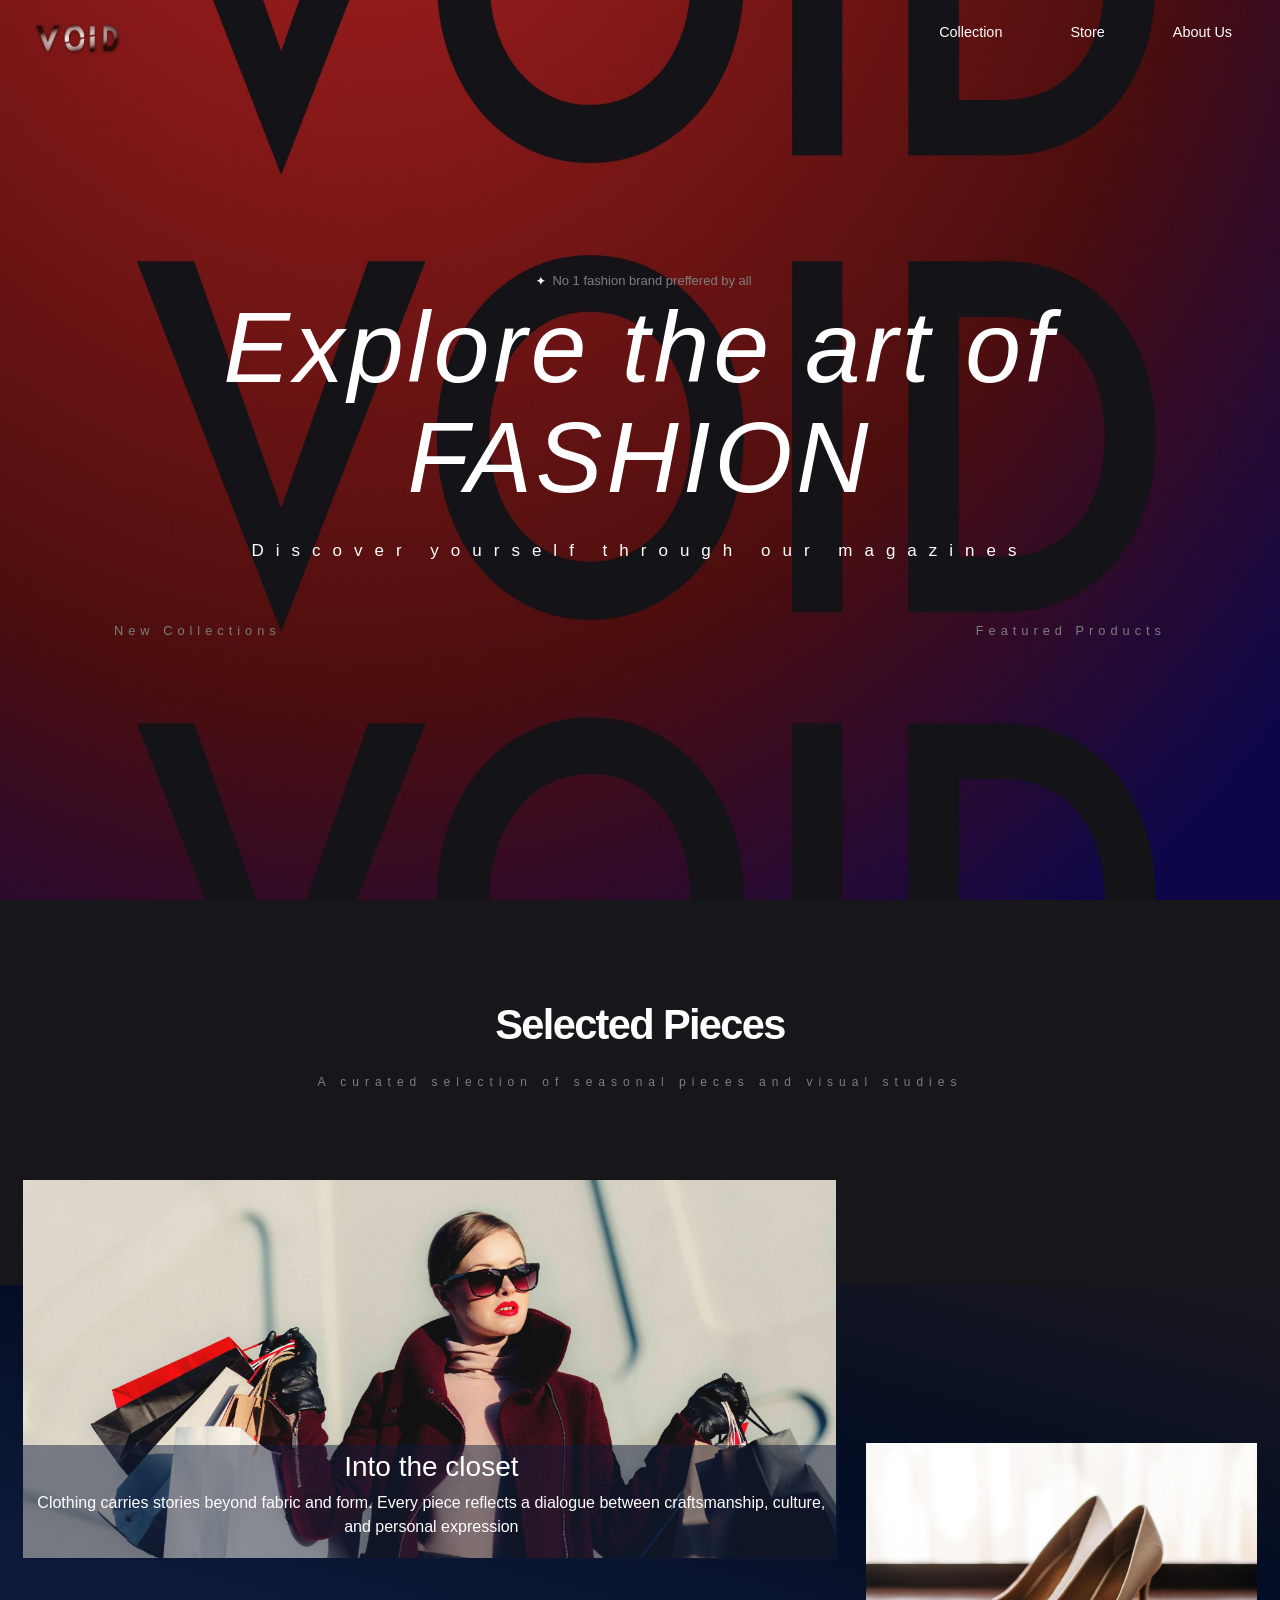
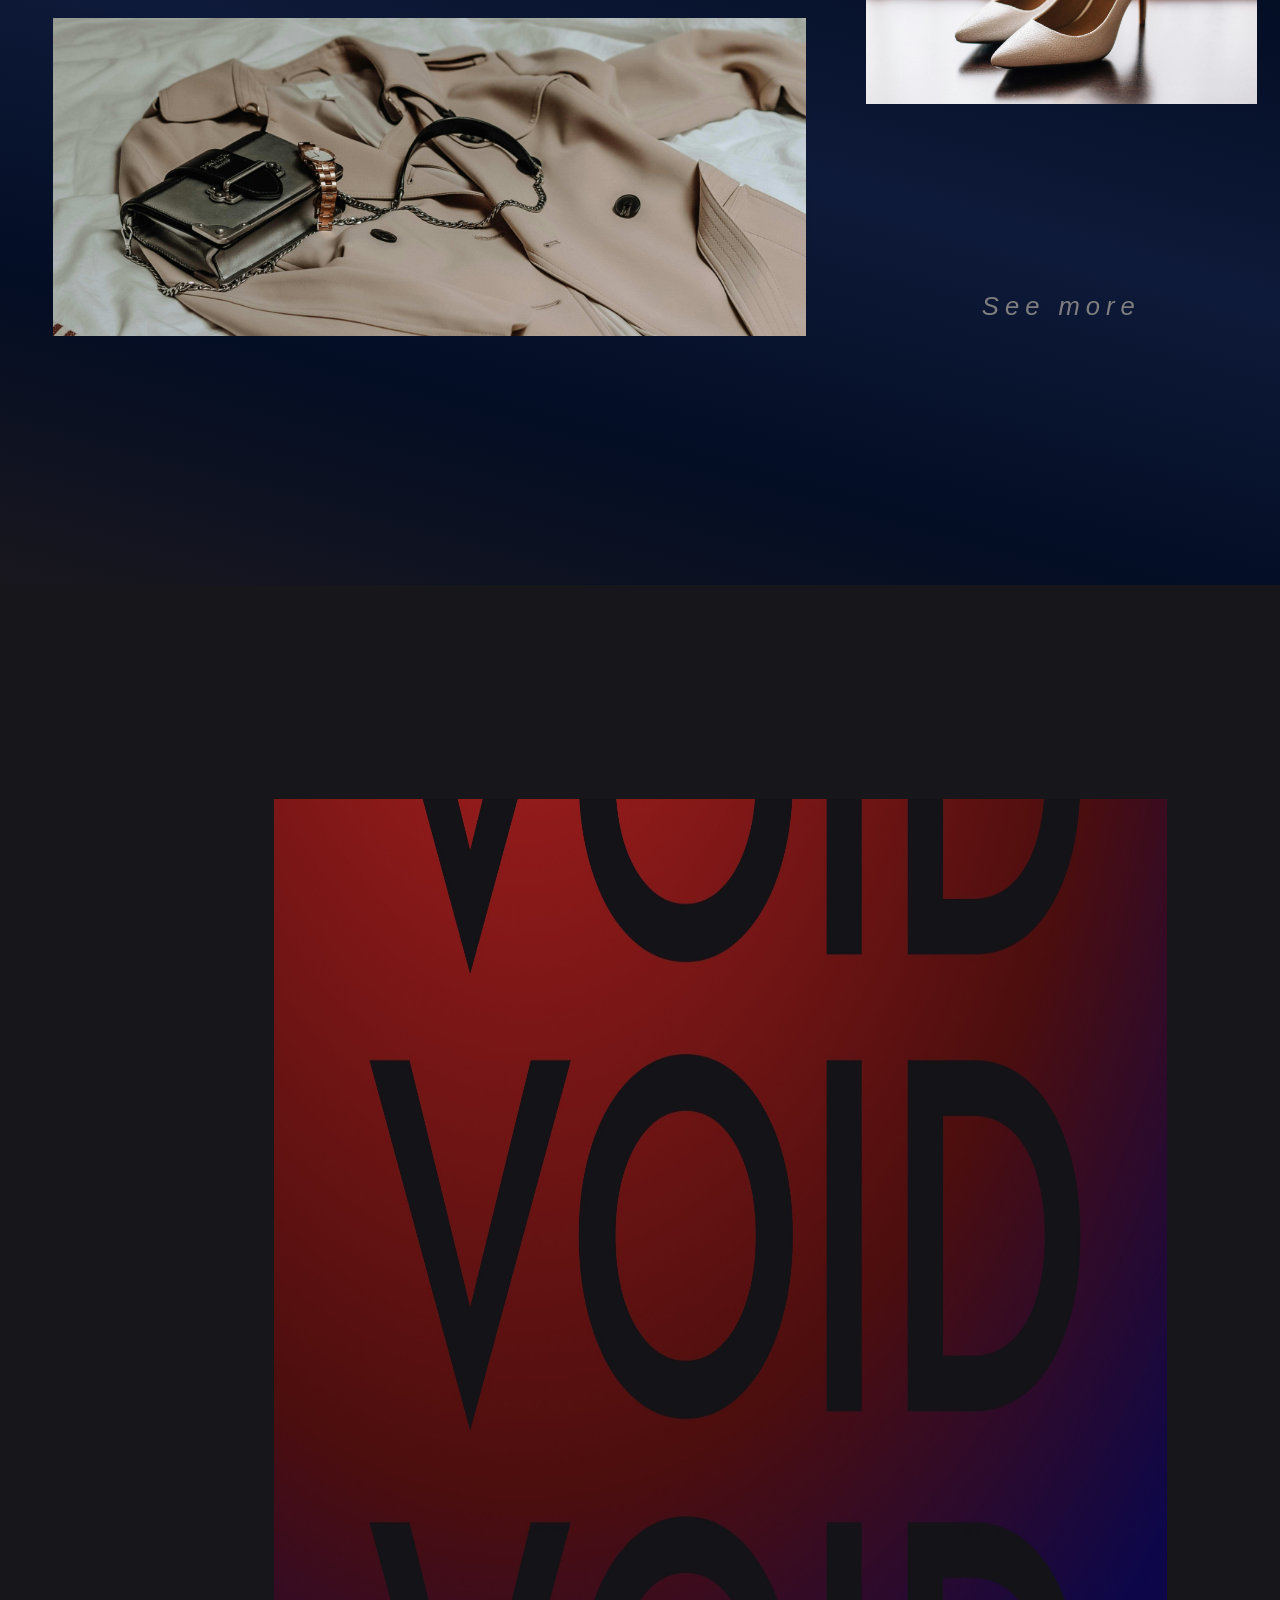
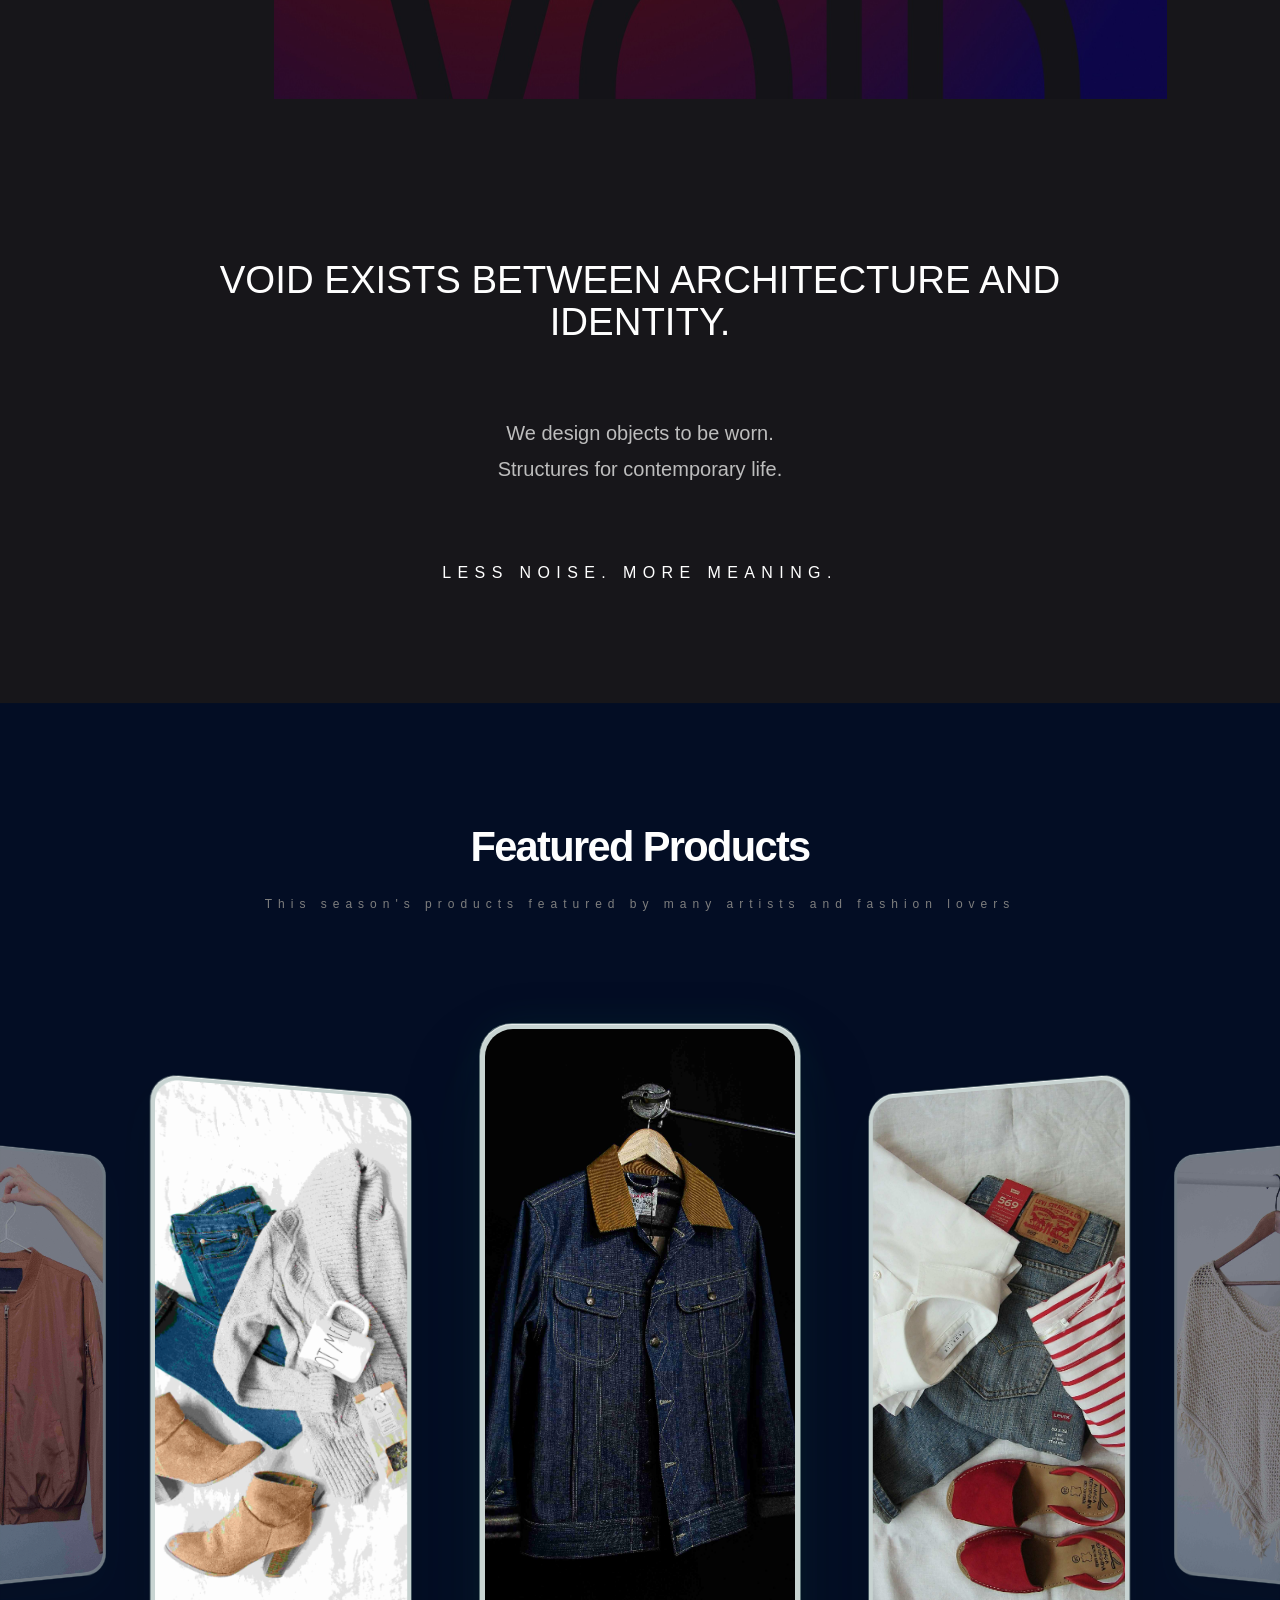
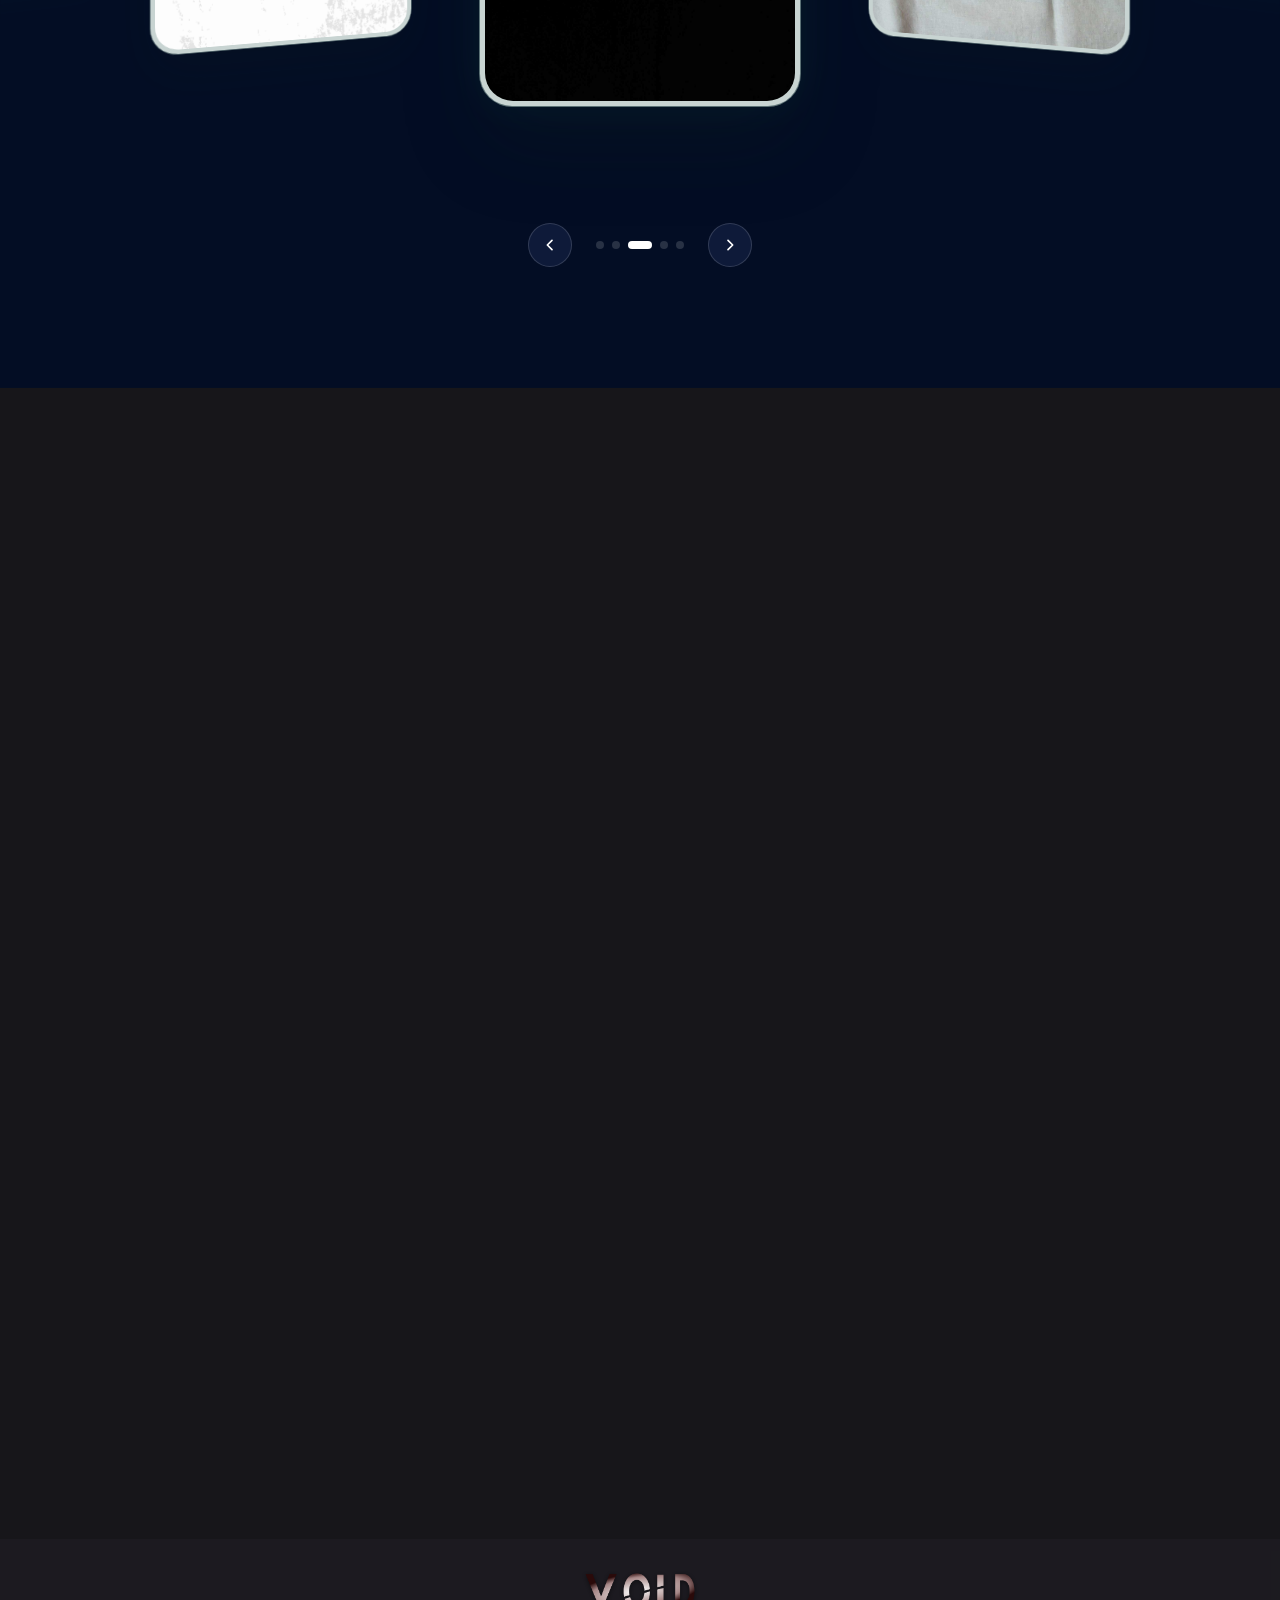
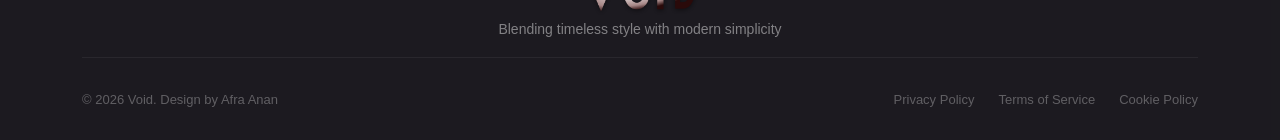
<file: Void/index.html>
<!DOCTYPE html>
<html lang="en">
<head>
  <meta charset="UTF-8" />
  <meta name="viewport" content="width=device-width, initial-scale=1.0" />
  <title>Void</title>
  
  <link rel="preconnect" href="https://fonts.googleapis.com" />
  <link rel="preconnect" href="https://fonts.gstatic.com" crossorigin />
  <link href="https://fonts.googleapis.com/css2?family=DM+Sans:ital,opsz,wght@0,9..40,300;0,9..40,400;0,9..40,500;0,9..40,600;0,9..40,700;1,9..40,300&family=Playfair+Display:ital,wght@0,700;1,600&display=swap" rel="stylesheet" />
  <link href="https://cdn.jsdelivr.net/npm/bootstrap@5.3.7/dist/css/bootstrap.min.css" rel="stylesheet">
  <link rel="stylesheet" href="assets/style.css">
</head>
<body>
   
  <!-- ── MOBILE MENU ──-->
  <div class="mobile-menu" id="mobileMenu" role="dialog" aria-modal="true" aria-label="Navigation">
    <a href="#collection">Collection</a>
    <a href="product.html">Store</a>
    <a href="#about">About</a>
  </div> 
  <nav class="nav" id="mainNav" role="navigation" aria-label="Main navigation">
    <div class="nav-inner ">
      <a href="#" class="nav-logo"><img src="assets/images/logo.png" alt=""></a>
      <ul class="nav-links" role="list">
        <li><a href="#collection">Collection</a></li>      
        <li>    <a href="product.html">Store</a></li>
         <li><a href="#about">About us</a></li>
      </ul>
     <button class="nav-hamburger" id="hamburger" aria-label="Toggle menu" aria-expanded="false">
        <span></span><span></span><span></span>
      </button>
    </div>
  </nav>

  <!-- ── 2. HERO ── -->
  <section class="hero" id="main">
    <img src="assets/images/hero-bg.jpeg" class="hero-bg">
    <div class="container">
      <div class="hero-inner">
        <div class="hero-content">
          <div class="hero-badge reveal">
            <div class="hero-badge-dot">✦</div>
            <span>No 1 fashion brand preffered by all</span>
          </div>
          <h1 class="hero-title reveal reveal-delay-1">
           <em> Explore the art of <br>FASHION </em>
          </h1>
          <p class="hero-sub reveal reveal-delay-2">
            Discover yourself through our magazines
          </p>
          <div class="hero-actions reveal reveal-delay-3">
            <p href="#" class="btn-primary-lg">
              New Collections </p>
            <p href="#screens" class="btn-primary-lg">
               Featured Products
            </p>
          </div>
          
        </div>
        
      </div>
    </div>
  </section>

  <!-- ── 3. PREVIEW ── -->
  <section class="preview-section" id="preview">
    <div >
      <div class="preview-header">
        <div class="section-label reveal"></div>
        <h2 class="title reveal reveal-delay-1">Selected Pieces</h2>
        <p class="sub reveal reveal-delay-2">A curated selection of seasonal pieces and visual studies</p>
      </div>
      <div class="preview-body"></div>
      <div class="preview-grid">
        <div class="preview-card big reveal reveal-delay-1">
              <img src="assets/images/collection (2).jpeg" alt=""> 
            <div class="author">
              <h3 class="">Into the closet</h3>
              <p class="author-role">Clothing carries stories beyond fabric and form. 
                Every piece reflects a dialogue between craftsmanship, culture, and personal expression</p>
            </div>
          
        </div>
        <div class="preview-card  tall reveal reveal-delay-2">
              <img src="assets/images/dress.jpeg" alt="">
        </div>
        <div class="preview-card small reveal reveal-delay-3">
              <img src="assets/images/sandal.jpeg" alt="">
        </div>
        <div class=" link sub">
              <em>
                <a href="http://" class="link"> See more</a></em>
        </div>
        
      </div>
      
    </div>
  </section>

  <!-- ── 4. Philosophy ── -->
  <section class="philosophy-section" id="philosophy">
    <div class="container">
      <div class="philosophy-header reveal">
        <h3 class=" reveal reveal-delay-1">BUILT FROM <EM>ABSENCE</EM></h3>  
        <h5 class="reveal reveal-delay-1">DEFINED BY FORM</h5>
      </div>
      <img class="" src="assets/images/hero-bg.jpeg" alt="">  
      <div class="note reveal reveal-delay-2">
        <h4>VOID exists between architecture and identity.</h4> <br>
          <span>We design objects to be worn. <br>   Structures for contemporary life.</span>
          <br><p> Less noise. More meaning.</p>
      </div>   
      
    </div>
  </section>

  <!-- ── 5. feature ── -->
  <section class="carousel-section" id="screens">
    <div class="feature-header">
        <div class="section-label reveal"></div>
        <h2 class="title reveal reveal-delay-1">Featured Products</h2>
        <p class="sub reveal reveal-delay-2">
          This season's products featured by many artists and fashion lovers</p>
      </div>

    <div class="carousel-stage" id="carouselStage">
      <div class="carousel-track" id="carouselTrack">

        <!-- Phone screens: 5 different screen designs + extras for looping -->
        <!-- We will render 7 cards and cycle positions -->

        <div class="phone-card" data-pos="left2" data-index="0">
          <div class="phone-shell">
            <div class="phone-screen">
              <img src="assets/images/clothes (1).jpeg" alt="App screen 1" style="width:100%;height:100%;object-fit:cover;display:block;" loading="lazy" />
            </div>
          </div>

        </div>

        <div class="phone-card" data-pos="left1" data-index="1">
          <div class="phone-shell">
            <div class="phone-screen">
              <img src="assets/images/clothes (2).jpeg" alt="App screen 2" style="width:100%;height:100%;object-fit:cover;display:block;" loading="lazy" />
            </div>
          </div>

        </div>

        <div class="phone-card" data-pos="center" data-index="2">
          <div class="phone-shell">
            <div class="phone-screen">
              <img src="assets/images/cloth5.jpeg" alt="App screen 3" style="width:100%;height:100%;object-fit:cover;display:block;" loading="lazy" />
            </div>
          </div>

        </div>

        <div class="phone-card" data-pos="right1" data-index="3">
          <div class="phone-shell">
            <div class="phone-screen">
              <img src="assets/images/clothes (4).jpeg" alt="App screen 4" style="width:100%;height:100%;object-fit:cover;display:block;" loading="lazy" />
            </div>
          </div>

        </div>

        <div class="phone-card" data-pos="right2" data-index="4">
          <div class="phone-shell">
            <div class="phone-screen">
              <img src="assets/images/clothes (3).jpeg" alt="App screen 5" style="width:100%;height:100%;object-fit:cover;display:block;" loading="lazy" />
            </div>
          </div>

        </div>

      </div>
    </div>

    <div style="display:flex;align-items:center;justify-content:center;gap:24px;width:100%;margin-top:48px;">
      <button class="carousel-btn" id="carouselPrev" aria-label="Previous screen">
        <svg width="16" height="16" fill="none" viewBox="0 0 24 24" stroke="currentColor" stroke-width="2.5"><path stroke-linecap="round" stroke-linejoin="round" d="M15 19l-7-7 7-7"/></svg>
      </button>
      <div class="carousel-dots" id="carouselDots"></div>
      <button class="carousel-btn" id="carouselNext" aria-label="Next screen">
        <svg width="16" height="16" fill="none" viewBox="0 0 24 24" stroke="currentColor" stroke-width="2.5"><path stroke-linecap="round" stroke-linejoin="round" d="M9 5l7 7-7 7"/></svg>
      </button>
    </div>
  </section>


  <!-- ── 7. journal ── -->
  <section class="journal" id="journal">
    <div class="container">
      <div class="service-header">
        <h2 class="title reveal reveal-delay-1">
          <em>Journal</em></h2>
        <p class="sub reveal reveal-delay-2">
         Exclusive items and various designs by our fashion designers <br>
         </p>
      </div>
    </div>
    <div class="container">
      <div class="row  journal-card reveal">
      <div class="col-12 col-lg-12 journal-main">
        <img class="col-8 col-lg-8" src="assets/images/main.jpeg" alt="">
        <div class="journal-note-main reveal reveal-delay-3">
        <h3>Why clothing is more than utility</h3>
        <p class="journal-sub ">Garments function as cultural artifacts. They communicate values, affiliations, and personal philosophies long before a word is spoken.
         <br> Fashion evolves with every season, but authenticity remains constant. A well-crafted wardrobe is built on quality, intention, and individuality
        </p>
        </div>
      </div>  
      </div>
      
  <div class="row g-3">
    
     <div class="col-12 col-md-4 col-lg-4 col-xs-4 reveal reveal-delay-1">
      <div class="journal-card journal-secondary">
        <img src="assets/images/clothes (2).jpeg" alt="">
        <div class="journal-note">
        <h3>Beyond Just Fabrics</h3>
        <p class="journal-sub">Clothing carries stories beyond fabric and form. Every piece reflects a dialogue between craftsmanship, culture, and personal expression</p>
        </div>
      </div>
    </div>
    
    <div class="col-12 col-md-4 col-lg-4 col-xs-3 reveal reveal-delay-1">
      <div class="journal-card journal-secondary">
        <img src="assets/images/accessory (3).jpeg" alt="">
        <div class="journal-note">
        <h3>Evolving Fashion</h3>
        <p class="journal-sub">
          Fashion evolves with every season, but authenticity remains constant. A well-crafted wardrobe is built on quality, intention, and individuality
        </p>
        </div>
      </div>
    </div>

     <div class="col-12 col-md-4 col-lg-4 col-xs-3 reveal reveal-delay-1">
      <div class="journal-card journal-secondary">
        <img src="assets/images/journal3.jpeg" alt="">
        <div class="journal-note">
        <h3>Design</h3>
        <p class="journal-sub">
          Thoughtful design begins with understanding how people live. The best garments balance comfort, function, and timeless aesthetics
        </p>
        </div>
      </div>
    </div>

  </div>
    </div> 
    
  </section>

  <!-- ── . FOOTER ── -->
  <footer class="footer">
    <div class="container">
      
        <div class="footer-brand">
          <a href="#" class="nav-logo"><img src="assets/images/logo.png" alt=""></a>
          <p class="footer-brand-desc">Blending timeless style with modern simplicity</p>
          
        </div>
      <div class="footer-bottom">
        <div class="footer-copy">
          © 2026 Void.  Design by Afra Anan
        </div>
        <div class="footer-legal">
          <a href="#">Privacy Policy</a>
          <a href="#">Terms of Service</a>
          <a href="#">Cookie Policy</a>
        </div>
      </div>
    </div>
  </footer>

  <script src="assets/work.js"></script>
</body>
</file>
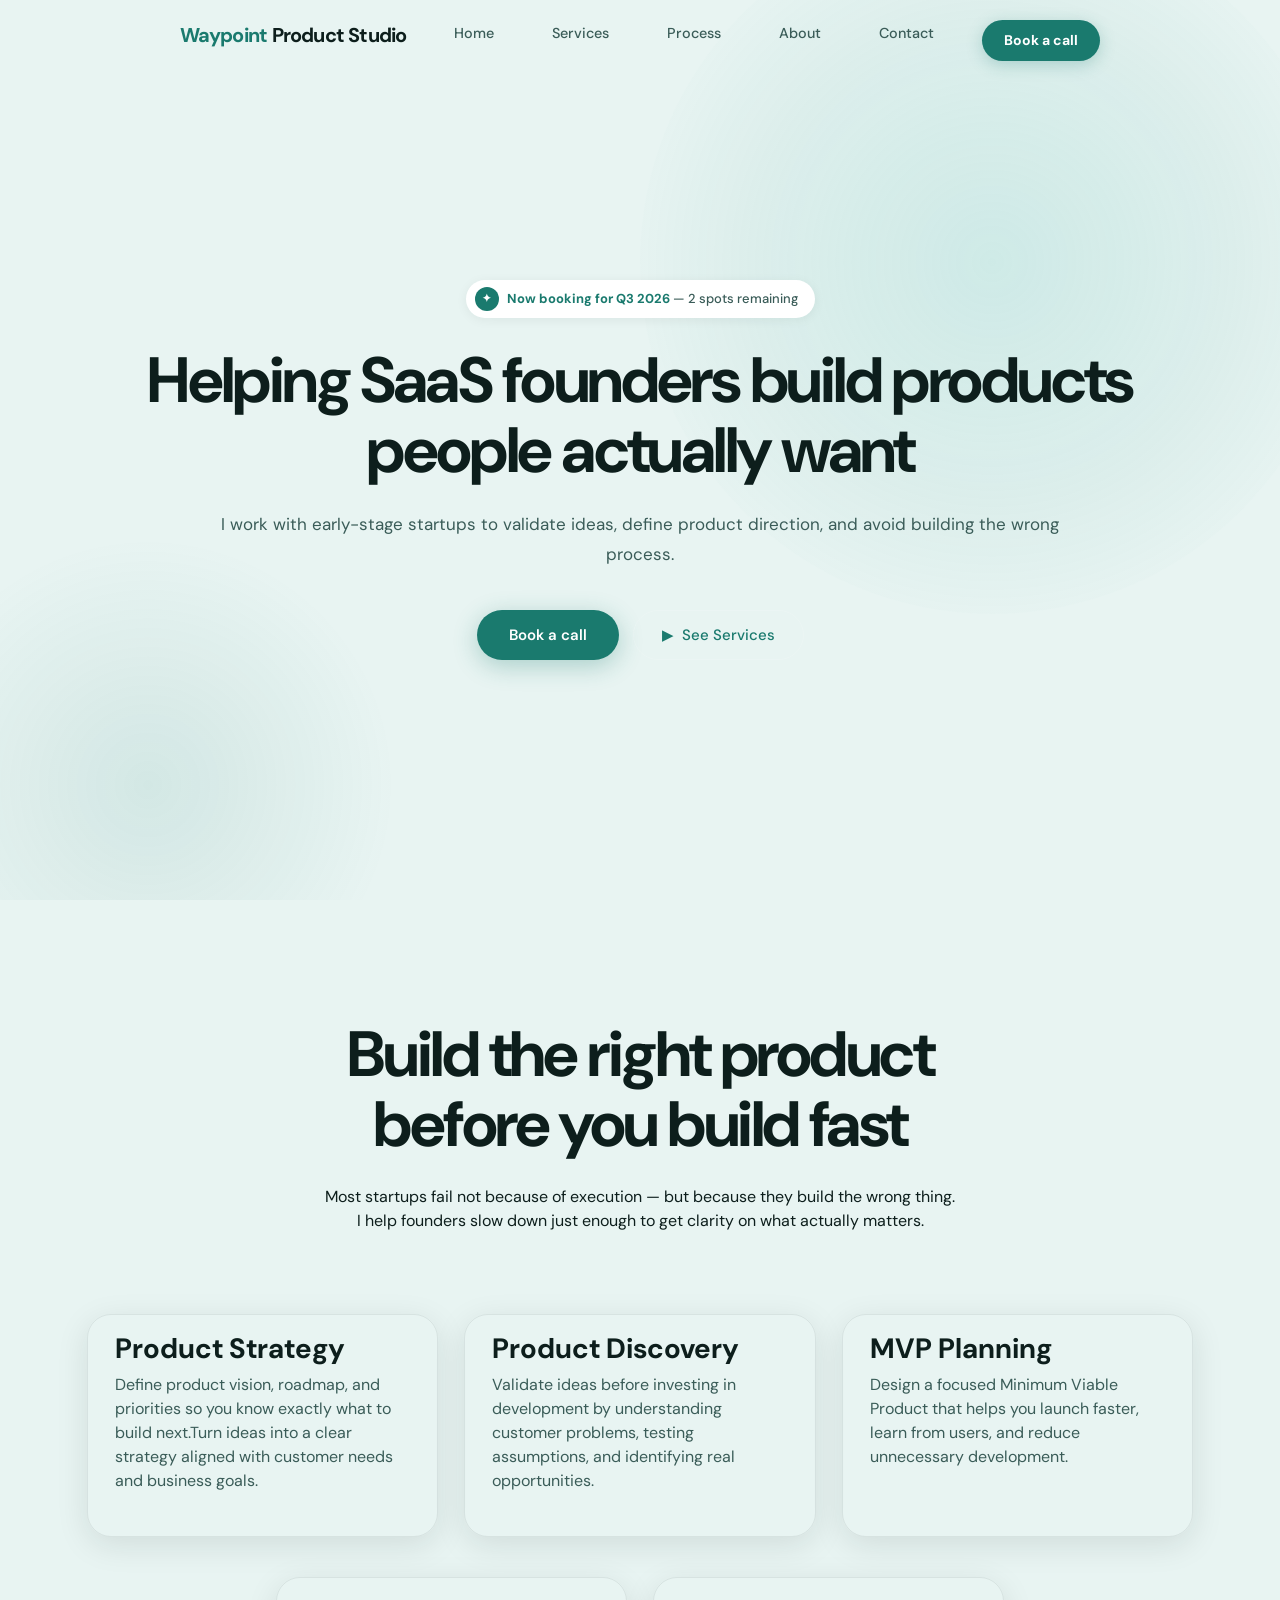
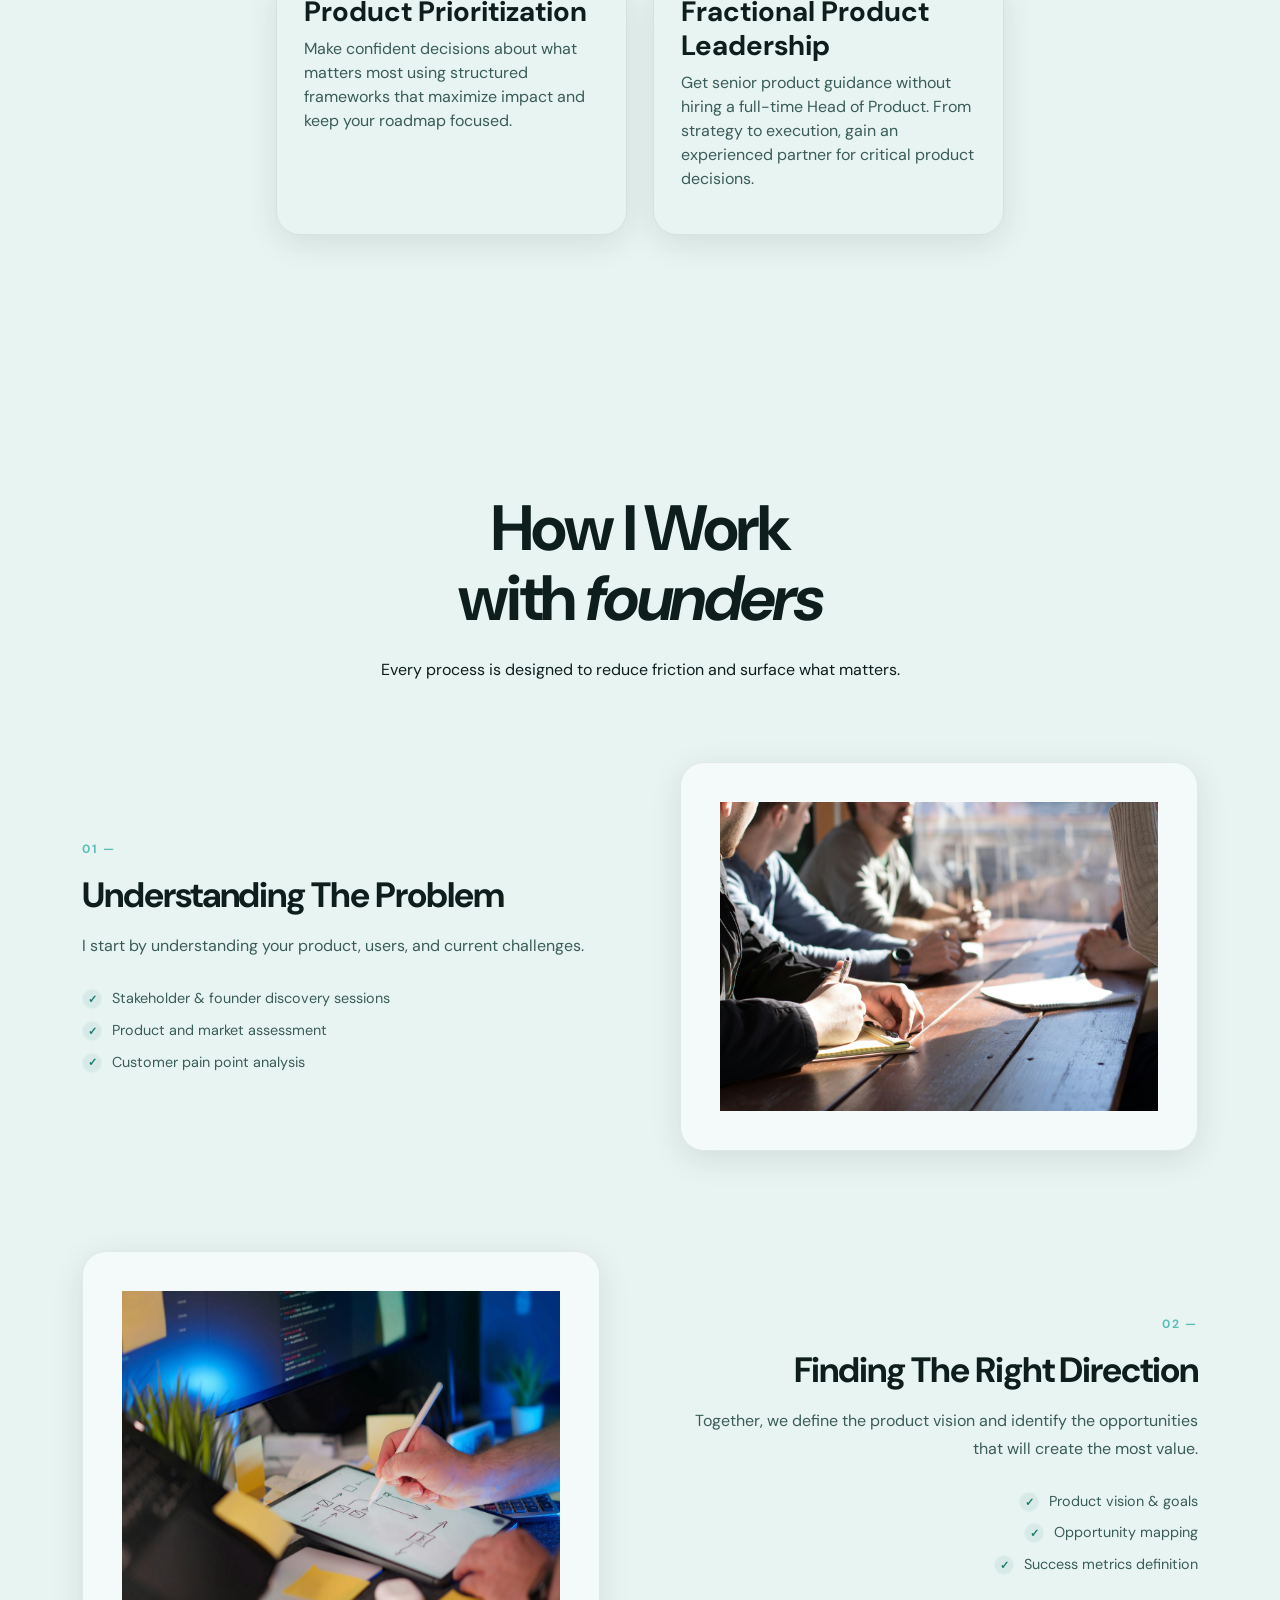
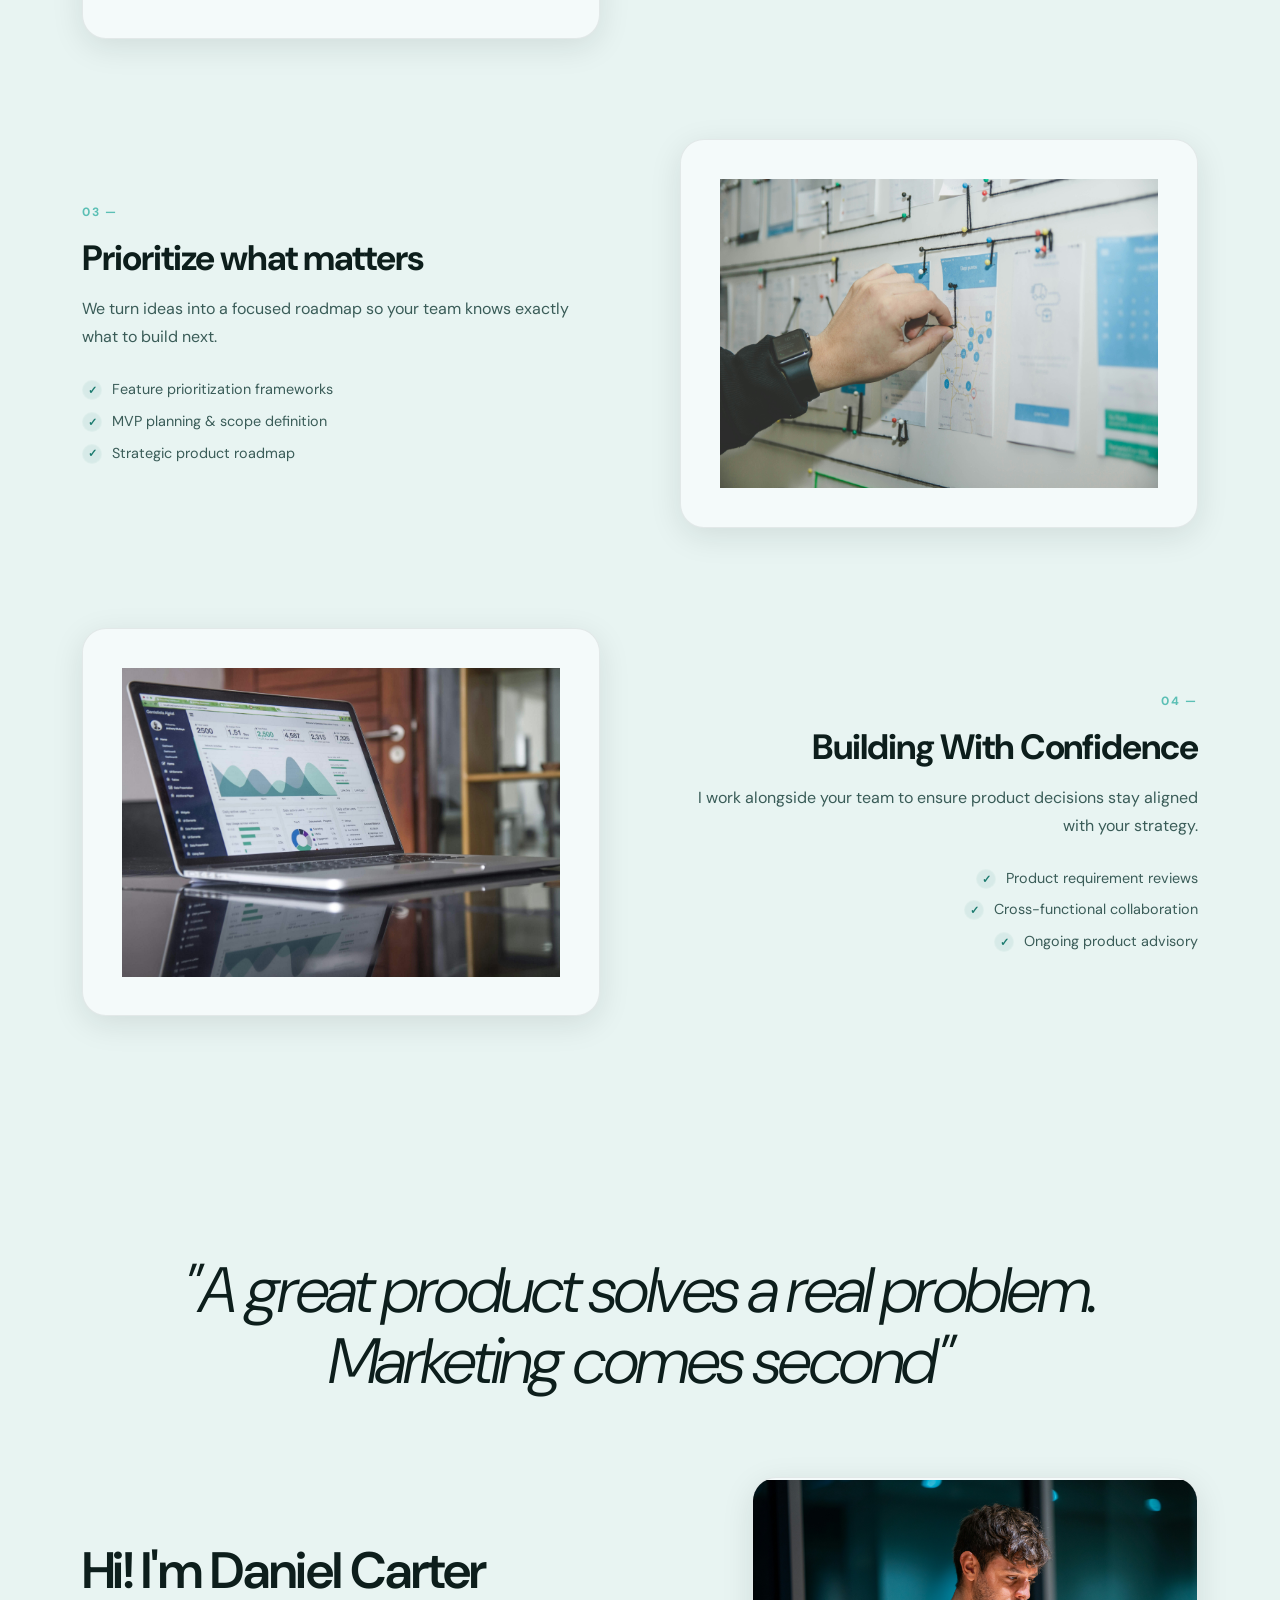
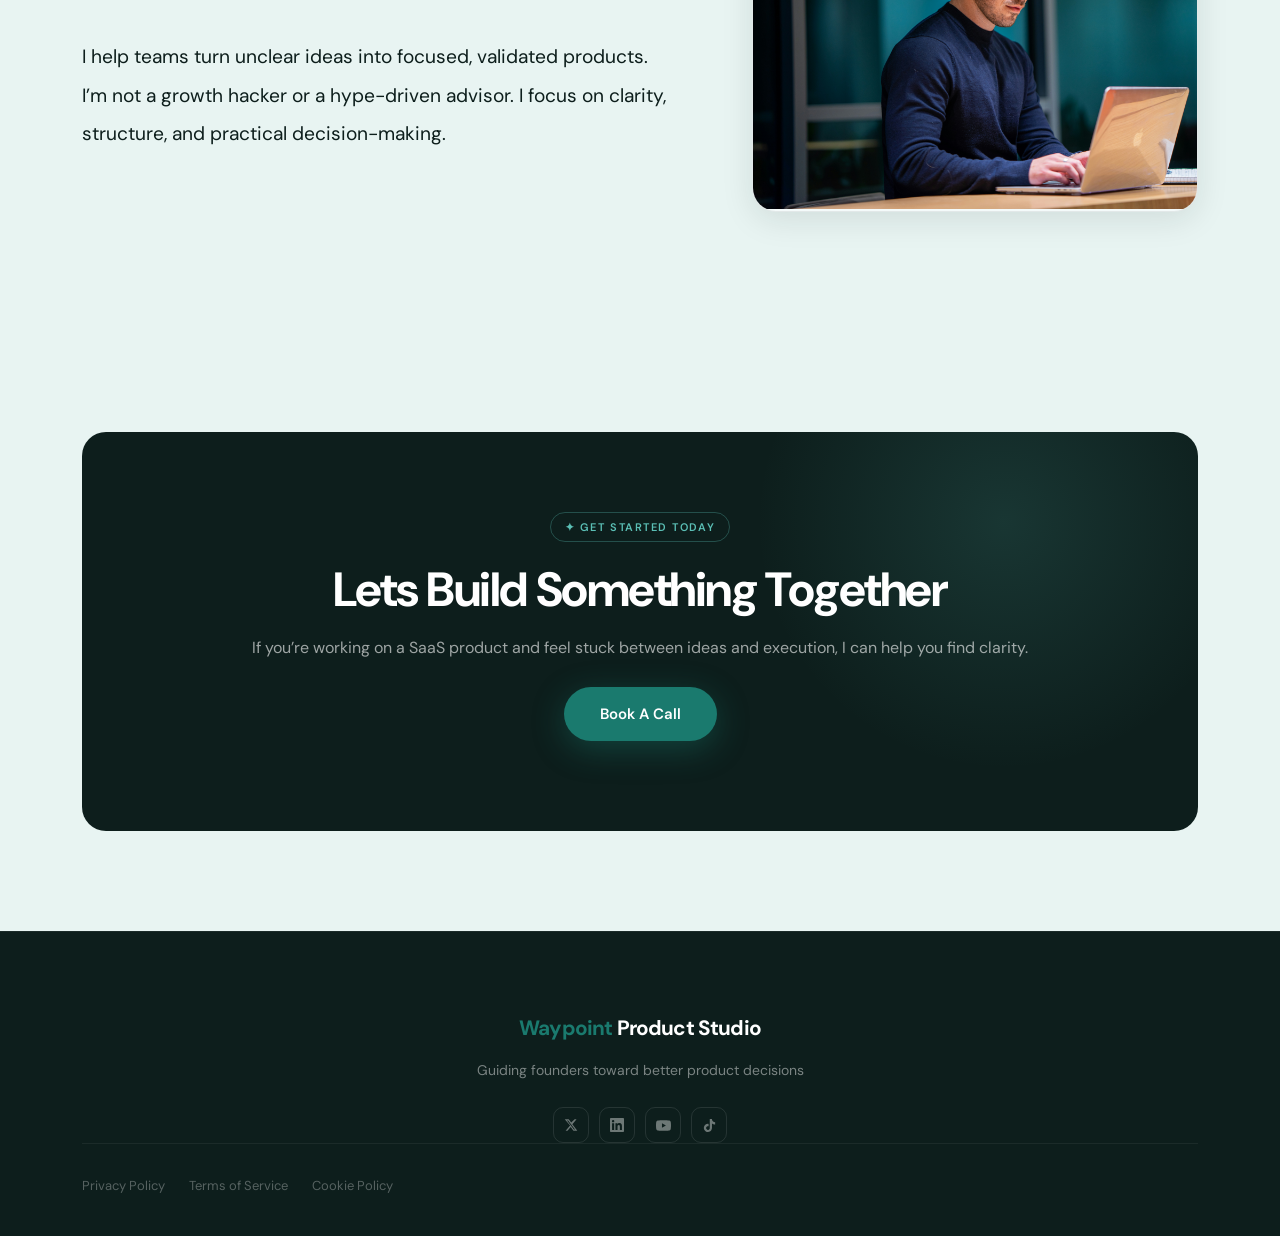
<file: Waypoint Product Studio/index.html>
<!DOCTYPE html>
<html lang="en">
<head>
  <meta charset="UTF-8" />
  <meta name="viewport" content="width=device-width, initial-scale=1.0" />
  <title>Waypoint Product Studio</title>
  
  <link rel="preconnect" href="https://fonts.googleapis.com" />
  <link rel="preconnect" href="https://fonts.gstatic.com" crossorigin />
  <link href="https://fonts.googleapis.com/css2?family=DM+Sans:ital,opsz,wght@0,9..40,300;0,9..40,400;0,9..40,500;0,9..40,600;0,9..40,700;1,9..40,300&family=Playfair+Display:ital,wght@0,700;1,600&display=swap" rel="stylesheet" />
  <link href="https://cdn.jsdelivr.net/npm/bootstrap@5.3.7/dist/css/bootstrap.min.css" rel="stylesheet">
  <link rel="stylesheet" href="assets/style.css">
</head>
<body>
  <!-- ── MOBILE MENU ── -->
  <div class="mobile-menu" id="mobileMenu" role="dialog" aria-modal="true" aria-label="Navigation">
    <a href="#">Home</a>
    <a href="#service">Services</a>
    <a href="#processs">Process</a>
    <a href="#about">About</a>
    <a href="#contact">Contact</a>
    <a href="#contact" class="mobile-cta btn-primary">Book a Call!</a>
  </div>
  <nav class="nav" id="mainNav" role="navigation" aria-label="Main navigation">
    <div class="nav-inner">
      <a href="#" class="nav-logo"><span>Waypoint </span>Product Studio</a>
      <ul class="nav-links" role="list">
        <li><a href="#">Home</a></li>
        <li><a href="#service">Services</a></li>    
        <li><a href="#processs">Process</a></li>    
        <li>    <a href="#about">About</a></li>
         <li><a href="#contact">Contact</a></li>
      </ul>
      <div class="nav-cta">
        <a href="#" class="btn-primary">Book a call</a>
      </div>
      <button class="nav-hamburger" id="hamburger" aria-label="Toggle menu" aria-expanded="false">
        <span></span><span></span><span></span>
      </button>
    </div>
  </nav>

  <!-- ── 2. HERO ── -->
  <section class="hero">
    <div class="container">
      <div class="hero-inner">
        <div class="hero-content">
          <div class="hero-badge reveal">
            <div class="hero-badge-dot">✦</div>
            <span> <strong>Now booking for Q3 2026 </strong>— 2 spots remaining </span>
          </div>
          <h1 class="hero-title reveal reveal-delay-1">
            Helping SaaS founders build products people actually want
          </h1>
          <p class="hero-sub reveal reveal-delay-2">
            I work with early-stage startups to validate ideas, define product direction, and avoid building the wrong process.
          </p>
          <div class="hero-actions reveal reveal-delay-3">
            <a href="#contact" class="btn-primary-lg">
              Book a call
              
            </a>
            <a href="#service" class="btn-outline-lg">
              <span>▶</span> See Services
            </a>
          </div>
         
        </div>
        
      </div>
    </div>
  </section>

  <!-- Services-->
   <section class="service" id="service">
    <div class="container">
      <div class="service-header">
        
        <h2 class="title reveal reveal-delay-1">
          Build the right product <br> before you build fast</h2>
        <p class="section-sub reveal reveal-delay-2">
         Most startups fail not because of execution — but because they build the wrong thing.
        <br> I help founders slow down just enough to get clarity on what actually matters. </p>
      </div>
    </div>
    <div class="container  reveal reveal-delay-1">
      <div class="row services justify-content-center g-3">
        <div class="col-lg-4 col-md-6 mb-4">
          <div class="service-card">
            <h3>Product Strategy</h3>
            <p>Define product vision, roadmap, and priorities so you know exactly what to 
              build next.Turn ideas into a clear strategy aligned with customer needs and business goals.</p>
          </div>
        </div>
        <div class="col-lg-4 col-md-6 mb-4">
          <div class="service-card">
            <h3>Product Discovery </h3>
            <p>Validate ideas before investing in development by understanding customer problems, testing assumptions, and identifying real 
              opportunities. </p>
          </div>
        </div>
        <div class="col-lg-4 col-md-6 mb-4">
          <div class="service-card">
            <h3>MVP Planning</h3>
               <p> Design a focused Minimum Viable Product that helps you launch faster,
                 learn from users, and reduce unnecessary development.</p>
          </div>
        </div>
        <div class="col-lg-4 col-md-6 mb-4">
          <div class="service-card">
            <h3>Product Prioritization</h3>
            <p>Make confident decisions about what matters most using structured frameworks 
              that maximize impact and keep your roadmap focused.</p>
          </div>
        </div>
        <div class="col-lg-4 col-md-6 mb-4">
          <div class="service-card">
            <h3>Fractional Product Leadership</h3>
            <p>Get senior product guidance without hiring a full-time Head of Product. From strategy to execution, gain an experienced partner for critical product decisions.</p>
          </div>
        </div>

      </div>
    </div> 
    </section>
 
    <!-- ── 4. processS ── -->
  <section class="processs-section" id="processs">
    <div class="container">
      <div class="processs-header">
        <h2 class="title reveal reveal-delay-1">How I Work <br>with <em>founders</em></h2>
        <p class="section-sub reveal reveal-delay-2">Every process is designed to reduce friction and surface what matters.</p>
      </div>

      <!-- process 1 -->
      <div class="process-row reveal reveal-delay-1">
        <div class="process-content reveal">
          <div class="process-number">01 — </div>
          <h3 class="process-title">Understanding The Problem</h3>
          <p class="process-desc">I start by understanding your product, users, and current challenges.</p>
          <div class="process-checklist">
            <div class="process-check"><div class="check-icon">✓</div><span>Stakeholder & founder discovery sessions </span></div>
            <div class="process-check"><div class="check-icon">✓</div><span>
              Product and market assessment</span></div>
            <div class="process-check"><div class="check-icon">✓</div><span>
              Customer pain point analysis</span></div>
          </div>
        </div>
        <div class="process-visual reveal reveal-delay-1">
          <img src="assets/image/pic (1).jpg" alt="">
        </div>
      </div>

      <!-- process 2 -->
      <div class="process-row reverse  reveal reveal-delay-1">
        <div class="process-content reveal">
          <div class="process-number">02 — </div>
          <h3 class="process-title">Finding The Right Direction</em></h3>
          <p class="process-desc">Together, we define the product vision and identify the opportunities that will create the most value.</p>
          <div class="process-checklist">
            <div class="process-check"><div class="check-icon">✓</div><span>Product vision & goals</span></div>
            <div class="process-check"><div class="check-icon">✓</div><span>Opportunity mapping</span></div>
            <div class="process-check"><div class="check-icon">✓</div><span>Success metrics definition</span></div>
          </div>
        </div>
        <div class="process-visual reveal reveal-delay-1">
          <img src="assets/image/pic (4).jpg" alt="">
        </div>
      </div>

      <!-- process 3 -->
      <div class="process-row  reveal reveal-delay-1">
        <div class="process-content reveal">
          <div class="process-number">03 — </div>
          <h3 class="process-title">Prioritize what matters</em></h3>
          <p class="process-desc">We turn ideas into a focused roadmap so your team knows exactly what to build next.</p>
          <div class="process-checklist">
            <div class="process-check"><div class="check-icon">✓</div><span>Feature prioritization frameworks</span></div>
            <div class="process-check"><div class="check-icon">✓</div><span>MVP planning & scope definition</span></div>
            <div class="process-check"><div class="check-icon">✓</div><span>Strategic product roadmap</span></div>
          </div>
        </div>
        <div class="process-visual reveal reveal-delay-1">
          <img src="assets/image/pic (3).jpg" alt="">
        </div>
      </div>
       <!-- process 4 -->
      <div class="process-row reverse">
        <div class="process-content reveal">
          <div class="process-number">04 — </div>
          <h3 class="process-title">Building With Confidence</h3>
          <p class="process-desc">I work alongside your team to ensure product decisions stay aligned with your strategy.</p>
          <div class="process-checklist">
            <div class="process-check"><div class="check-icon">✓</div><span>Product requirement reviews</span></div>
            <div class="process-check"><div class="check-icon">✓</div><span>Cross-functional collaboration</span></div>
            <div class="process-check"><div class="check-icon">✓</div><span>Ongoing product advisory</span></div>
          </div>
        </div>
        <div class="process-visual reveal reveal-delay-1">
          <img src="assets/image/pic (2).jpg" alt="">
        </div>
      </div>
    </div>
  </section>

  <!-- About-->
   <section id="about">
    <div class="container"> 
      <div class="about-header">
        <h2 class="title reveal reveal-delay-1">
          <em>"A great product solves a real problem. Marketing comes second"</em></h2>
      </div> 
      <div class="about-row">
        <div class="about-content reveal reveal-delay-1">
          
          <h2 class="about-title title">Hi! I'm Daniel Carter</h2>
          <p class="about-desc">
            I help teams turn unclear ideas into focused, validated products. <br>
            I’m not a growth hacker or a hype-driven advisor. I focus on clarity, structure, and practical decision-making.</p>
         
        </div>
        <div class="about-visual reveal reveal-delay-1">
          <img src="assets/image/person.jpg" alt="">
        </div>
      </div>
    </div>
   </section>
  

  <!-- ── 11. CTA BANNER ── -->
  <section class="cta-section" id="contact">
    <div class="container">
      <div class="cta-inner reveal reveal-delay-1">
        <div class="cta-content">
          <div class="cta-label">✦ Get Started Today</div>
          <h2 class="cta-title">Lets Build Something Together</h2>
          <p class="cta-sub">If you’re working on a SaaS product and feel stuck between ideas and execution, I can help you find clarity.</p>
        <div class="cta-actions">
          <a href="#" class="btn-cta-primary">
            Book A Call</a>
        </div>
        </div>
        
      </div>
    </div>
  </section>

  <!-- ── 12. FOOTER ── -->
  <footer class="footer">
    <div class="container">
        <div class="footer-brand">
          <a href="#" class="nav-logo"><span style="color:var(--accent)">Waypoint </span>  Product Studio</a>
          <p class="footer-brand-desc">
            Guiding founders toward better product decisions</p>
          <div class="footer-socials">
            <a href="#" class="social-btn" aria-label="Twitter / X">
              <svg width="14" height="14" viewBox="0 0 24 24" fill="currentColor"><path d="M18.244 2.25h3.308l-7.227 8.26 8.502 11.24H16.17l-4.714-6.231-5.401 6.231H2.744l7.73-8.835L1.254 2.25H8.08l4.253 5.622zm-1.161 17.52h1.833L7.084 4.126H5.117z"/></svg>
            </a>
            <a href="#" class="social-btn" aria-label="LinkedIn">
              <svg width="14" height="14" viewBox="0 0 24 24" fill="currentColor"><path d="M20.447 20.452h-3.554v-5.569c0-1.328-.027-3.037-1.852-3.037-1.853 0-2.136 1.445-2.136 2.939v5.667H9.351V9h3.414v1.561h.046c.477-.9 1.637-1.85 3.37-1.85 3.601 0 4.267 2.37 4.267 5.455v6.286zM5.337 7.433a2.062 2.062 0 01-2.063-2.065 2.064 2.064 0 112.063 2.065zm1.782 13.019H3.555V9h3.564v11.452zM22.225 0H1.771C.792 0 0 .774 0 1.729v20.542C0 23.227.792 24 1.771 24h20.451C23.2 24 24 23.227 24 22.271V1.729C24 .774 23.2 0 22.222 0h.003z"/></svg>
            </a>
            <a href="#" class="social-btn" aria-label="YouTube">
              <svg width="15" height="15" viewBox="0 0 24 24" fill="currentColor"><path d="M23.498 6.186a3.016 3.016 0 00-2.122-2.136C19.505 3.545 12 3.545 12 3.545s-7.505 0-9.377.505A3.017 3.017 0 00.502 6.186C0 8.07 0 12 0 12s0 3.93.502 5.814a3.016 3.016 0 002.122 2.136c1.871.505 9.376.505 9.376.505s7.505 0 9.377-.505a3.015 3.015 0 002.122-2.136C24 15.93 24 12 24 12s0-3.93-.502-5.814zM9.545 15.568V8.432L15.818 12l-6.273 3.568z"/></svg>
            </a>
            <a href="#" class="social-btn" aria-label="TikTok">
              <svg width="13" height="13" viewBox="0 0 24 24" fill="currentColor"><path d="M12.525.02c1.31-.02 2.61-.01 3.91-.02.08 1.53.63 3.09 1.75 4.17 1.12 1.11 2.7 1.62 4.24 1.79v4.03c-1.44-.05-2.89-.35-4.2-.97-.57-.26-1.1-.59-1.62-.93-.01 2.92.01 5.84-.02 8.75-.08 1.4-.54 2.79-1.35 3.94-1.31 1.92-3.58 3.17-5.91 3.21-1.43.08-2.86-.31-4.08-1.03-2.02-1.19-3.44-3.37-3.65-5.71-.02-.5-.03-1-.01-1.49.18-1.9 1.12-3.72 2.58-4.96 1.66-1.44 3.98-2.13 6.15-1.72.02 1.48-.04 2.96-.04 4.44-.99-.32-2.15-.23-3.02.37-.63.41-1.11 1.04-1.36 1.75-.21.51-.15 1.07-.14 1.61.24 1.64 1.82 3.02 3.5 2.87 1.12-.01 2.19-.66 2.77-1.61.19-.33.4-.67.41-1.06.1-1.79.06-3.57.07-5.36.01-4.03-.01-8.05.02-12.07z"/></svg>
            </a>
          </div>
        </div>
      
      <div class="footer-bottom">
        <div class="footer-legal">
          <a href="#">Privacy Policy</a>
          <a href="#">Terms of Service</a>
          <a href="#">Cookie Policy</a>
        </div>
      </div>
    </div>
  </footer>

  <script src="script.js"></script>
</body>
</file>
<file: Void/assets/style.css>
/* ── TOKENS ── */
    :root {
      --bg:           #17161A;
      --bg-alt:       #2e2d30;
      --surface:      #030d24;
      --surface-2:    #0e1a39;
      --accent:       #ffffff;
      --accent-mid:   #EBE4E4;
      --accent-light: #BEB8B8;
      --accent-ghost: rgba(26,122,110,0.08);
      --accent-border:rgba(255, 255, 255, 0.15);
      --text-1:       #fefefe;
      --text-2:       #7E7E7E;
      --text-3:       #5d5c5e;
      --border:       rgba(13,30,28,0.08);
      --shadow-sm:    0 2px 12px #330B1F;
      --shadow-md:    0 8px 32px #330b1fbb;
      --shadow-lg:    0 24px 64px #36141abb;
      --silk:         cubic-bezier(0.16, 1, 0.3, 1);
      --silk-dur:     0.8s;
      --radius:       16px;
      --radius-lg:    24px;
    }
    /* ── SCROLL REVEAL ── */
    .reveal { opacity: 0; transform: translateY(28px); transition: opacity 0.7s var(--silk), transform 0.7s var(--silk); }
    .reveal.visible { opacity: 1; transform: none; }
    .reveal-delay-1 { transition-delay: 0.1s; }
    .reveal-delay-2 { transition-delay: 0.2s; }
    .reveal-delay-3 { transition-delay: 0.3s; }
    .reveal-delay-4 { transition-delay: 0.4s; }

/* ── RESET ── */
    *, *::before, *::after { box-sizing: border-box; margin: 0; padding: 0; }
    html { scroll-behavior: smooth; font-size: 16px; scroll-padding-top: 80px; }
    body {
      font-family: 'jost', sans-serif;
      background-color: var(--bg);
      color: var(--text-1);
      overflow-x: hidden;
      -webkit-font-smoothing: antialiased;
    }
    a {
    text-decoration: none; 
    color: inherit; 
    }
    ul { list-style: none; }
    img { display: block; max-width: 100%; }
    button { cursor: pointer; border: none; background: none; font-family: inherit; }

    /* ── SUBTLE NOISE TEXTURE ── */
    body::before {
      content: '';
      position: fixed;
      inset: 0;
      pointer-events: none;
      z-index: 0;
      opacity: 0.022;
      background-size: 128px 128px;
    }
    .title{
      font-size: clamp(2.6rem, 3vw, 1.2rem);
      font-weight: 700; letter-spacing: -0.04em; line-height: 1.1;
      margin-bottom: 24px;
    }
    .sub{
      font-size: 12px;
      font-weight: 100;
      line-height: 1.75; margin: auto;
      color: var(--text-2);
      max-width: 840px; margin-bottom: 40px;
      letter-spacing:6px;
    }
    section{
      padding: 8vw 0;
      text-align: center;
    }

    /* ══════════════════════════════════════════
       1. NAV
    ══════════════════════════════════════════ */
    .nav {
      position: absolute; top: 0; left: 0; right: 0; z-index: 1000;
      padding: 20px 0;
      transition: padding var(--silk-dur) var(--silk), background var(--silk-dur) var(--silk), box-shadow var(--silk-dur) var(--silk);
    }
    .nav.scrolled {
      padding: 12px 0;
      background: rgba(232,244,242,0.92);
      backdrop-filter: blur(16px);
      -webkit-backdrop-filter: blur(16px);
      box-shadow: 0 1px 0 var(--border);
    }
    .nav-inner {
      display: flex; align-items: center; justify-content:space-between;
       padding: 0 32px;
       width: 100%;
    }
    .nav-logo {
      box-sizing: border-box;
      width: 90px;
      color: var(--text-1);
    }
    .nav-logo span { color: var(--accent); }
    .nav-links {
      display: flex; align-items: center; gap: 36px;
    }
    .nav-links a {
      font-size: 0.9rem; font-weight: 500; color: var(--text-1);
      text-transform: capitalize;
      position: relative; padding: 7px 16px; 
      background: transparent;
      box-shadow: inset 0 0 0 0px var(--accent-border);
      transition: color 0.4s var(--silk), background 0.4s var(--silk), box-shadow 0.4s var(--silk);
    }
    .nav-links a:hover {
      color: var(--accent);
       transform: translateY(-2px); box-shadow: var(--shadow-md);
      border-color: var(--accent-border); background: var(--accent-ghost);
    }
    
    .btn-ghost {
      font-size: 0.875rem; font-weight: 500; color: var(--text-2);
      padding: 9px 20px; border-radius: 100px;
      transition: color 0.3s, background 0.3s;
    }
    .btn-ghost:hover { color: var(--accent); background: var(--accent-ghost); }
    .btn-primary {
      font-size: 0.875rem; font-weight: 700; color: #fff;
      background: var(--accent); padding: 10px 22px; border-radius: 100px;
      transition: background var(--silk-dur) var(--silk), transform var(--silk-dur) var(--silk), box-shadow var(--silk-dur) var(--silk);
      box-shadow: 0 4px 16px rgba(26,122,110,0.25);
    }
    .btn-primary:hover {
      background: var(--accent-mid);
      transform: scale(1.02);
      box-shadow: 0 6px 24px rgba(26,122,110,0.35);
    }
    /* Hamburger */
    .nav-hamburger {
      display: none; flex-direction: column; gap: 5px;
      width: 28px; padding: 4px; cursor: pointer;
    }
    .nav-hamburger span {
      display: block; height: 2px; background: var(--text-1);
      border-radius: 2px; transition: all 0.4s var(--silk);
    }
    .nav-hamburger.open span:nth-child(1) { transform: translateY(7px) rotate(45deg); }
    .nav-hamburger.open span:nth-child(2) { opacity: 0; transform: scaleX(0); }
    .nav-hamburger.open span:nth-child(3) { transform: translateY(-7px) rotate(-45deg); }
/* Mobile Menu */
    .mobile-menu {
      position: fixed; inset: 0; z-index: 999;
      background: var(--bg);
      display: flex; flex-direction: column; align-items: center;
      justify-content: flex-start;
      gap: 0;
      opacity: 0; pointer-events: none;
      transition: opacity 0.4s var(--silk);
      overflow-y: auto;
      padding: 100px 32px 100px;
      -webkit-overflow-scrolling: touch;
    }
    .mobile-menu.open { opacity: 1; pointer-events: all; }
    .mobile-menu a {
      font-size: 1.1rem; font-weight: 600; letter-spacing: -0.01em;
      color: var(--text-1); padding: 14px 0; width: 100%; text-align: center;
      border-bottom: 1px solid var(--border);
      opacity: 0; transform: translateY(16px);
      transition: opacity 0.5s var(--silk), transform 0.5s var(--silk), color 0.3s;
    }
    .mobile-menu a:first-child { border-top: 1px solid var(--border); }
    .mobile-menu.open a { opacity: 1; transform: none; }
    .mobile-menu a:hover { color: var(--accent); }
    .mobile-menu a:nth-child(1) { transition-delay: 0.05s; }
    .mobile-menu a:nth-child(2) { transition-delay: 0.10s; }
    .mobile-menu a:nth-child(3) { transition-delay: 0.15s; }
    .mobile-menu a:nth-child(4) { transition-delay: 0.20s; }
    .mobile-menu a:nth-child(5) { transition-delay: 0.25s; }
    .mobile-menu a:nth-child(6) { transition-delay: 0.30s; }
    


    /* ══════════════════════════════════════════
       2. HERO
    ══════════════════════════════════════════ */
    .hero {
      display: flex; 
      align-items: center;
      padding: 120px 0 80px;
      position: relative; 
      overflow: hidden;
      min-height: 100vh;
      justify-content: center;
    }
    .hero-bg{
       position: absolute;
      inset: 0;
      max-width: 100%;
      height: 100%;
      object-position: center;
      z-index: -1;
      width: 100%;
    }
    
    .hero-inner {
      position: relative; z-index: 1;
      text-align: center;
      align-items: center; 
    }
    .hero-badge {
      display: inline-flex; align-items: center; 
      
    }
    .hero-badge-dot {
      width: 24px; height: 10px; border-radius: 50%;
       display: flex; align-items: center; justify-content: center;
      font-size: 11px; color: #fff; font-weight: 700; flex-shrink: 0;
    }
    .hero-badge span { font-size: 0.8125rem; font-weight: 500; color: var(--text-2); }
    .hero-badge strong { color: var(--accent); }
    .hero-title {
      font-size: 100px;
      font-weight: 500; letter-spacing: 0.04em; line-height: 1.1;
      margin-bottom: 24px;
      
    }
    .hero-title em {
      font-style: italic;
      font-family: 'jost', sans-serif;
      color: var(--accent);
    }
    .hero-sub {
      font-size: 1.0625rem;
      font-weight: 100;
      line-height: 1.75; margin: auto;
      color: var(--text-1); 
      max-width: 840px; margin-bottom: 40px;
      letter-spacing:12px;
    }
    .hero-actions { 
      display: flex; justify-content: space-between;
       align-items: center; gap: 14px; flex-wrap: wrap;
    }
    .btn-primary-lg {
        font-size: 0.8rem;
      font-weight: 100;
      line-height: 1.75;
      color: var(--text-2);
      letter-spacing: 5px;
      padding: 14px 32px; 
      display: flex; align-items: center; gap: 10px;
      
    }

    /* preview section*/
   
    
    .preview-header {
    text-align: center;
    margin-bottom: 64px;
    }
    .preview-body{
    background: linear-gradient(195deg,#19171e,var(--surface),var(--surface-2),var(--surface),#19171e);
    width: 100%;
    height: 100vh;
    z-index: -1;
    margin-top: 10% ;
    position: absolute;
    }
    .preview-grid {
    display: grid;
    grid-template-columns: repeat(3, 1fr);
    grid-template-rows: repeat(4, 180px);
    gap: 24px;
    z-index: 1;
    padding: 20px;
    }
    
    .preview-card.big {
      grid-column: 1 / 3;
      grid-row: 1 / 3;
    }

    .preview-card.tall {
      grid-column: 1/3;
      grid-row: 3 / 5;
      margin: 30px;
    }

    .preview-card.small {
      display: block;
      grid-column: 3;
      grid-row: 2 / 4; 
      align-self: center; 
    }
    .link{
       grid-column: 3;
      grid-row: 4/4;
      align-self:center;
      text-align: end;
      font-size: 2vw;
    }
    .preview-card {
    position: relative;  
    overflow: hidden;
    border: 1px solid var(--border);
    padding: 2px;
    transition: transform var(--silk-dur) var(--silk), box-shadow var(--silk-dur) var(--silk);
    }
    .preview-card:hover{
      transform: scale(1.02);
    }
    .preview-card img{
      box-sizing: border-box;
      object-fit: cover;
      width: 100%;
      height: 100%;
      transition: transform 0.6s ease;
    }
    .preview-card .author{
       position: absolute;
      bottom: 0px;
      padding: 5px ;
      z-index: 2;
      background-color: #0e1a397b;
      width: 100%;
      color: var(--text-1);
    }
    
    /* philosophy */

    .philosophy-header{
      text-align: left;
      margin: 20px 80px;
      letter-spacing: 10px;
      line-height: 1.3;
    }
    .philosophy-header h3{
      font-size: clamp(60px, 8vw, 100px);
      font-weight: 700;
    }
    .philosophy-header h5{
      font-size: clamp(40px, 5vw, 70px);
      font-weight: 500;
    }
    .philosophy-section img{
      position: relative;
      width: 80%;
      height: 100vh;
      z-index: -1;
      top: -10em;
      left: 12em;
    }
    .philosophy-section .note{
     max-width: 900px;
     margin: auto;
    }
    .philosophy-section .note h4{
      font-size: clamp(28px, 3vw, 42px);
    font-weight: 400;
    line-height: 1.1;
    margin-bottom: 3.7vw;
    text-transform: uppercase;

    }
    .philosophy-section .note span{
      display: block;
    font-size: 20px;
    line-height: 1.8;
    color: #bdbdbd;
    }
    .philosophy-section .note p{
      margin-top: 50px;
    font-size: 16px;
    letter-spacing: 0.4em;
    text-transform: uppercase;
    color: #fff;
    }

    /* feature  */
    .carousel-section {
      display: block;
      padding: 120px 0; background: var(--surface);
      border-top: 1px solid var(--border); border-bottom: 1px solid var(--border);
      overflow: hidden;
    }
    .carousel-header { text-align: center; margin-bottom: 0; }
    .carousel-header .section-sub { margin: 16px auto 0; text-align: center; }

    .carousel-stage {
      position: relative;
      height: clamp(480px, 52vw, 780px);
      perspective: clamp(900px, 120vw, 1800px);
      perspective-origin: center center;
      display: flex; align-items: center; justify-content: center;
    }
    .carousel-track {
      position: relative; width: 100%; height: 100%;
      transform-style: preserve-3d;
      display: flex; align-items: center; justify-content: center;
    }

    /* Single source of truth: --pw = phone width, drives all offsets */
    :root {
      --pw: clamp(180px, 14vw, 300px);
      --gap1: clamp(200px, 19vw, 380px);
      --gap2: clamp(360px, 34vw, 660px);
      --gap-hide: clamp(500px, 48vw, 900px);
    }

    .phone-card {
      position: absolute;
      transition: transform 0.6s var(--silk), opacity 0.6s var(--silk);
      cursor: pointer;
    }
    .phone-shell {
      background: #C8D4D2;
      border-radius: 32px;
      padding: 5px;
      border: none;
      width: clamp(220px, 24vw, 400px);
      box-shadow:
        0 0 0 1px rgba(150,175,170,0.5),
        0 24px 56px rgba(13,30,28,0.18),
        inset 0 1px 0 rgba(255,255,255,0.6);
      position: relative;
      transition: box-shadow 0.6s var(--silk);
    }
    .phone-screen {
      background: var(--bg);
      border-radius: 28px;
      overflow: hidden;
      aspect-ratio: 9/19.5;
    }
    .phone-screen-inner {
      width: 100%; height: 100%;
      display: flex; flex-direction: column;
    }
    .ps-topbar {
      padding: 10px 12px 6px;
      display: flex; justify-content: space-between; align-items: center;
    }
    .ps-topbar-label { font-size: 8px; font-weight: 700; color: var(--text-1); letter-spacing: -0.02em; }
    .ps-dot { width: 20px; height: 20px; border-radius: 50%; background: var(--accent); }
    .ps-hero-block { padding: 6px 12px 10px; }
    .ps-hero-title { font-size: 9px; font-weight: 700; color: var(--text-1); line-height: 1.3; margin-bottom: 4px; }
    .ps-hero-sub { font-size: 6.5px; color: var(--text-3); line-height: 1.4; }
    .ps-btn {
      display: inline-block; margin-top: 6px;
      background: var(--accent); color: #fff;
      font-size: 6px; font-weight: 700; padding: 4px 10px; border-radius: 100px;
    }
    .ps-cards { padding: 6px 8px; display: flex; flex-direction: column; gap: 5px; }
    .ps-card {
      background: var(--surface-2); border-radius: 8px; padding: 8px 10px;
      border: 1px solid var(--border);
      display: flex; align-items: center; gap: 8px;
    }
    .ps-card-icon {
      width: 22px; height: 22px; border-radius: 6px;
      background: var(--accent-ghost); border: 1px solid var(--accent-border);
      flex-shrink: 0;
    }
    .ps-card-text { flex: 1; }
    .ps-card-title { height: 5px; background: var(--border); border-radius: 2px; width: 60%; margin-bottom: 4px; }
    .ps-card-sub { height: 4px; background: var(--bg-alt); border-radius: 2px; width: 80%; }
    .ps-card-val { font-size: 8px; font-weight: 700; color: var(--accent); }
    .ps-nav {
      margin-top: auto; padding: 6px 8px;
      display: flex; justify-content: space-around;
      border-top: 1px solid var(--border); background: var(--surface-2);
    }
    .ps-nav-item { display: flex; flex-direction: column; align-items: center; gap: 2px; }
    .ps-nav-dot { width: 14px; height: 14px; border-radius: 50%; background: var(--bg-alt); }
    .ps-nav-dot.active { background: var(--accent); }
    .ps-nav-label { font-size: 4.5px; color: var(--text-3); }
    .ps-nav-label.active { color: var(--accent); }

    /* Card positions — z-index only, transforms set entirely by JS */
    .phone-card[data-pos="center"]       { z-index: 10; }
    .phone-card[data-pos="left1"],
    .phone-card[data-pos="right1"]       { z-index: 8; }
    .phone-card[data-pos="left2"],
    .phone-card[data-pos="right2"]       { z-index: 6; }
    .phone-card[data-pos="hidden-left"],
    .phone-card[data-pos="hidden-right"] { z-index: 4; }


    /* Controls */
    .carousel-controls {
      display: flex; align-items: center; justify-content: center; gap: 24px;
      width: 100%; margin-top: 48px;
    }
    .carousel-btn {
      width: 44px; height: 44px; border-radius: 50%;
      border: 1.5px solid var(--accent-border);
      background: var(--surface-2);
      display: flex; align-items: center; justify-content: center;
      color: var(--accent); cursor: pointer;
      transition: all 0.4s var(--silk);
    }
    .carousel-btn:hover {
      background: var(--accent); color: #fff;
      border-color: var(--accent);
      transform: scale(1.05);
    }
    .carousel-dots { display: flex; gap: 8px; align-items: center; }
    .carousel-dot {
      width: 8px; height: 8px; border-radius: 50%;
      background: var(--accent-border); cursor: pointer;
      transition: all 0.4s var(--silk);
    }
    .carousel-dot.active {
      background: var(--accent); width: 24px; border-radius: 4px;
    }

    
    /* journal */
    .journal-card{
      position: relative;  
    overflow: hidden;
    border: 1px solid var(--border);
    z-index: 1;
    margin: 10px;
    text-align: left;
    background-color: #0e1a396b;
    transition: transform var(--silk-dur) var(--silk), box-shadow var(--silk-dur) var(--silk);
    }
    .journal-main img{
      height: 100%;
      box-sizing: border-box;
    object-fit: cover;
    }
    .journal-secondary img{
      height: clamp(250px, 22vw, 350px);
      width: 100%;
      box-sizing: border-box;
    object-fit: cover;
    }
    .journal-main{
      display: flex;
      justify-content:space-evenly;
      height : clamp(400px, 40vw, 500px);
      padding: 0;
    }
    .journal-note-main{
      padding: 40px 15px;
      line-height: 2;
    }
    .journal-card .journal-note{
      padding: 15px 10px;
      z-index: 2;
      position: absolute;
      bottom: 0px;
      width: 100%;
      height: fit-content;
      background-color: #030d2471;
      color: var(--text-3);
      opacity: 0;
      transition: opacity 0.6s ease;
    }
    .journal-card .journal-sub{
      color: var(--accent-light);
    }
    .journal-card h3{
      color: var(--accent-mid);
      font-weight: bold;
    }
    .journal-secondary:hover .journal-note{
      opacity: 1;
    }

    /* ══════════════════════════════════════════
       12. FOOTER
    ══════════════════════════════════════════ */
    .footer {
      background: #26242b5a;
     padding: 30px;  
      border-top: 1px solid var(--shadow-lg);
    }
    .footer-brand{
      text-align: center;
      margin: auto;
      align-items: center;
    }
    .footer-brand .nav-logo {
      display: block;
      width: 120px;
      align-self: center;
      box-sizing: border-box;
      margin: auto;
    }
    .footer-brand-desc {
       font-size: 0.875rem; line-height: 1.7;
        color: rgba(255,255,255,0.45);
       }
    .footer-bottom {
      border-top: 1px solid rgba(255,255,255,0.06);
      padding-top: 32px;
      display: flex; justify-content: space-between; align-items: center; flex-wrap: wrap; gap: 16px;
    }
    .footer-copy {
       font-size: 0.8125rem;
        color: rgba(255,255,255,0.3); 
      }
    .footer-copy a {
       color: rgba(255,255,255,0.45);
        transition: color 0.3s;
       }
    .footer-copy a:hover {
       color: var(--accent-light); 
      }
    .footer-legal {
       display: flex;
        gap: 24px;
       }
    .footer-legal a {
       font-size: 0.8125rem; color: rgba(255,255,255,0.3);
        transition: color 0.3s; 
      }
    .footer-legal a:hover {
       color: rgba(255,255,255,0.6); 
      }




/* ══════════════════════════════════════════---------------------
       product page
   ------------------ ══════════════════════════════════════════ */

   .product-hero{
      min-height: 100vh;
      display: flex; align-items: center;
      padding: 120px 0 80px;
      position: relative; overflow: hidden;
      min-height: 100vh;
      background-image:  linear-gradient( 160deg,rgba(30, 4, 4, 0.8), rgba(3, 10, 30, 0.8)), url('images/hero\ product.jpg') ;
      background-size: cover;
      background-position: center;
      background-repeat: no-repeat;
      
   }

    .product-hero .hero-sub {
      font-size: 1.0625rem;
      font-weight: 100;
      line-height: 1.75; margin: auto;
      color: var(--text-1); 
      max-width: 840px; margin-bottom: 40px;
      letter-spacing:6px;
    }
    .product-card img{
      box-sizing: border-box;
      object-fit: cover;
      width: 100%;
      height: 300px;
      transition: transform 0.6s ease;
    }
    .product-card{
      margin: 10px;
      z-index: 1;
      position: relative;  
      overflow: hidden;
      border: 1px solid var(--border);
      z-index: 1;
      margin: 10px;
      text-align: left;
    }
    .product-card .product-note {
      z-index: 2;
      position: absolute;
      bottom: 0px;
      padding: 12px 6px;
      width: 100%;
      height: fit-content;
      display: flex;
      justify-content: space-between;
      background-color: #231b3898;
      opacity: 0;
      transition: opacity 0.3s ease;
    }
    .product-card:hover{
      transform: scale(1.02);
    }
    .product-card:hover .product-note{
      opacity: 1;
    }
    .product-card .product-note-center{
       padding: 12px 6px;
      width: 100%;
      height: fit-content;
      display: flex;
      justify-content: space-between;
      align-items: baseline;
      margin-top: 3px;
    }
    .product-name{
      font-size: 10px ;
      font-weight: 300;
      margin: 0;
      letter-spacing: 0.1em;
    }
    .product-sub{
      color: var(--text-2);
      font: 12px bold;
      margin: 0;
    }
    .product-all{
      display: grid;
      grid-template-columns: repeat(4, 1fr);
      grid-template-rows: repeat(4, 150px);
      gap: 3px 32px;

    }
    
    .product-all > :nth-child(1){
      grid-column: 1/2;
      grid-row: 1/3;  
      margin: 34px 12px;
    }
    
    .product-all > :nth-child(2){
      border: 1px solid var(--accent-border);
      grid-column: 2/4;
      grid-row: 1/4;
      margin-top: 5em;
      padding: 0;      
    }
    .product-all > :nth-child(3){
      grid-column: 4/5;
      grid-row: 1/3;
      margin: 34px 0;  
    }
    .product-all > :nth-child(4){
      grid-column: 1/2;
      grid-row: 3/5; 
      margin: 34px 0; 
    }
    .product-all > :nth-child(5){
      grid-column: 4/5;
      grid-row: 3/5; 
      margin: 34px 0; 
    }
    /*dress*/

    .filter-header{
      text-align: left;
      align-items: start;
    }
    .filter-header .title{
      
      padding-top: 6rem;    
      padding-bottom: 2rem; 
      font-size: 2rem;
      font-style: italic;   
      letter-spacing: 0.03em;
    }
    .product-filter{
      text-align: left;
      align-items: center;
    }
    .s-note{
       padding: 6px;
      width: 100%;
      height: fit-content;
      display: flex;
      justify-content: space-between;
      align-items: baseline;
    }
    .product-filter .filter-card{
      width: calc((100% -  clamp(20px, 4vw, 40px)) / 3);       
      margin-bottom: clamp(20px, 2.5vw, 24px);
    }
    .product-filter .filter-card img{
      width: 100%;
      height: auto;
      display: block;
      margin-bottom: 3px;
    }
    .filter-card:hover{
      transform: scale(1.04);
    }
    

    /* ══════════════════════════════════════════
       RESPONSIVE
    ══════════════════════════════════════════ */
    @media (max-width: 1024px) {
      .hero-inner { grid-template-columns: 1fr; gap: 56px; }
      .hero-visual { max-width: 520px; margin: 0 auto; }
      .footer-grid { grid-template-columns: 1fr 1fr; }
      }
    @media (max-width: 768px) {
      .container { padding: 0 20px; }
      .nav-inner { width: 100%;}
      .nav-links { display: none; }
      .nav-hamburger { display: flex; }
      .hero-title{ font-size:  clamp(4rem, 4vw, 6.6rem);}
      .hero-sub,.product-hero .hero-sub{
        font-size: 0.8rem;
        letter-spacing: 4px;
      }
      .sub{
        letter-spacing: 2px;
      }
      .btn-primary-lg{
        letter-spacing: 2px;
      }
      .hero-actions{
        display: flex;
        justify-content:normal;
        align-items: center;
        gap: 0;
        flex-wrap: nowrap;
      }
      .preview-card.big {
      grid-column: 1 / 4;
      grid-row: 1 / 3;
      }

      .preview-card.tall {
        grid-column: 1/4;
        grid-row: 3 / 5;
        margin: 5vw;
      }
      .preview-card.small{
        display: none;
      }
      .philosophy-header {
        text-align: left;
        margin: 20px ;
        letter-spacing: 3px;
        line-height: 1.2;
      }
      .philosophy-header h3 {
        font-size: clamp(30px, 10vw, 52px);
        font-weight: 700;
      }
      .philosophy-header h5 {
        font-size: clamp(12px, 5vw, 34px);
        font-weight: 500;
      }

      .philosophy-section img {
        height: 60vh;
        position: relative;
        display: block;
        top: -12vw;
        left: 1.5em;
        margin: 20px auto;
      }

      .philosophy-section .note {
        max-width: 100%;
        margin: 20px;
      }

      .philosophy-section .note h4 {
        font-size: clamp(10px, 4vw, 25px);
        line-height: 1.5;
      }
      .philosophy-section .note span{
      font-size: clamp(8px, 3vw, 20px);
      }
      .philosophy-section .note p{
        margin-top: 12px;
      font-size: 2.5vw;
      letter-spacing: 2px;
      }
      .journal-main{
      display: block;
      /* height : clamp(400px, 40vw, 500px); */
    }
    .journal-main img{
      width:  100%;
      padding:  0;
      box-sizing: border-box;
      object-fit: cover;
      }
      .journal-note-main, .preview-card .author{
      z-index: 1;
      position: absolute;
      bottom: 0;
      background:#0e1a397b ;
      line-height: 1.5;
      
    }
    .sides{
      display: none;
    }
    .product-hero h1{
      font-size: 3.2rem;
    }
    .product-all > :nth-child(2){
      grid-column: 1/3;
    }
    .product-all > :nth-child(3){
      grid-column: 3/5;  
    }
    .product-all > :nth-child(5){
      grid-column: 3/5;
    }
    .product-filter{
      column-gap: clamp(32px,4vw,40px);
      row-gap: clamp(22px,2.5vw,24px);
    }
      .hero-float-badge-2 { right: 0; }
    }

    @media (max-width: 500px) {
      .product-filter .filter-card{
        width: calc((100% - clamp(15px, 3vw, 20px)) / 2);
        
      }
    }
</file>
<file: Waypoint Product Studio/assets/style.css>
/* ── TOKENS ── */
    :root {
      --bg:           #E8F4F2;
      --bg-alt:       #DFF0EE;
      --surface:      #F4FAFA;
      --surface-2:    #FFFFFF;
      --accent:       #1A7A6E;
      --accent-mid:   #2A9D8F;
      --accent-light: #5BBFB5;
      --accent-ghost: rgba(26,122,110,0.08);
      --accent-border:rgba(255, 255, 255, 0.15);
      --text-1:       #0D1E1C;
      --text-2:       #3A5C58;
      --text-3:       #6B8C88;
      --border:       rgba(13,30,28,0.08);
      --shadow-sm:    0 2px 12px rgba(13,30,28,0.06);
      --shadow-md:    0 8px 32px rgba(13,30,28,0.10);
      --shadow-lg:    0 24px 64px rgba(13,30,28,0.13);
      --silk:         cubic-bezier(0.16, 1, 0.3, 1);
      --silk-dur:     0.8s;
      --radius:       16px;
      --radius-lg:    24px;
    }
/* ── RESET ── */
    *, *::before, *::after { box-sizing: border-box; margin: 0; padding: 0; }
    html { scroll-behavior: smooth; font-size: 16px; scroll-padding-top: 80px; }
    body {
      font-family: 'DM Sans', sans-serif;
      background: var(--bg);
      color: var(--text-1);
      overflow-x: hidden;
      -webkit-font-smoothing: antialiased;
    }
    a { text-decoration: none; color: inherit; }
    ul { list-style: none; }
    img { display: block; max-width: 100%; }
    button { cursor: pointer; border: none; background: none; font-family: inherit; }

    /* ── SUBTLE NOISE TEXTURE ── */
    body::before {
      content: '';
      position: fixed;
      inset: 0;
      pointer-events: none;
      z-index: 0;
      opacity: 0.022;
      /* background-image: url("data:image/svg+xml,%3Csvg viewBox='0 0 256 256' xmlns='http://www.w3.org/2000/svg'%3E%3Cfilter id='noise'%3E%3CfeTurbulence type='fractalNoise' baseFrequency='0.9' numOctaves='4' stitchTiles='stitch'/%3E%3C/filter%3E%3Crect width='100%25' height='100%25' filter='url(%23noise)'/%3E%3C/svg%3E"); */
      background-size: 128px 128px;
    }
    .title{
      font-size: clamp(2.5rem, 5vw, 4.5rem);
      font-weight: 700; letter-spacing: -0.04em; line-height: 1.1;
      margin-bottom: 24px;
    }
    section{
      padding: 120px 0;
    }
/* ══════════════════════════════════════════
       1. NAV
    ══════════════════════════════════════════ */
    .nav {
      position: fixed; top: 0; left: 0; right: 0; z-index: 1000;
      padding: 20px 0;
      transition: padding var(--silk-dur) var(--silk), background var(--silk-dur) var(--silk), box-shadow var(--silk-dur) var(--silk);
    }
    .nav.scrolled {
      padding: 12px 0;
      background: rgba(232,244,242,0.92);
      backdrop-filter: blur(16px);
      -webkit-backdrop-filter: blur(16px);
      box-shadow: 0 1px 0 var(--border);
    }
    .nav-inner {
      display: flex; justify-content: space-between;
       margin: 0 auto; padding: 0 12px;
    }
    .nav-logo {
      font-size: 1.25rem; font-weight: 700; letter-spacing: -0.04em;
      color: var(--text-1);
    }
    .nav-logo span { color: var(--accent); }
    .nav-links {
      display: flex; align-items: center; gap: 26px;
    }
    .nav-links a {
      font-size: 0.9rem; font-weight: 500; color: var(--text-2);
      position: relative; padding: 7px 16px; border-radius: 100px;
      background: transparent;
      box-shadow: inset 0 0 0 0px var(--accent-border);
      align-items: baseline;
      transition: color 0.4s var(--silk), background 0.4s var(--silk), box-shadow 0.4s var(--silk);
    }
    .nav-links a:hover {
      color: var(--accent);
      background: var(--accent-ghost);
      box-shadow: inset 0 0 0 1px var(--accent-border);
    }
    .nav-cta {
      display: flex; align-items: center; gap: 12px; margin-left: 2rem;
    }
    .btn-ghost {
      font-size: 0.875rem; font-weight: 500; color: var(--text-2);
      padding: 9px 20px; border-radius: 100px;
      transition: color 0.3s, background 0.3s;
    }
    .btn-ghost:hover { color: var(--accent); background: var(--accent-ghost); }
    .btn-primary {
      font-size: 0.875rem; font-weight: 700; color: #fff;
      background: var(--accent); padding: 10px 22px; border-radius: 100px;
      transition: background var(--silk-dur) var(--silk), transform var(--silk-dur) var(--silk), box-shadow var(--silk-dur) var(--silk);
      box-shadow: 0 4px 16px rgba(26,122,110,0.25);
    }
    .btn-primary:hover {
      background: var(--accent-mid);
      transform: scale(1.02);
      box-shadow: 0 6px 24px rgba(26,122,110,0.35);
    }
/* Hamburger */
    .nav-hamburger {
      display: none; flex-direction: column; gap: 5px;
      width: 28px; padding: 4px; cursor: pointer;
    }
    .nav-hamburger span {
      display: block; height: 2px; background: var(--text-1);
      border-radius: 2px; transition: all 0.4s var(--silk);
    }
    .nav-hamburger.open span:nth-child(1) { transform: translateY(7px) rotate(45deg); }
    .nav-hamburger.open span:nth-child(2) { opacity: 0; transform: scaleX(0); }
    .nav-hamburger.open span:nth-child(3) { transform: translateY(-7px) rotate(-45deg); }
/* Mobile Menu */
    .mobile-menu {
      position: fixed; inset: 0; z-index: 999;
      background: var(--bg);
      display: flex; flex-direction: column; align-items: center;
      justify-content: flex-start;
      gap: 0;
      opacity: 0; pointer-events: none;
      transition: opacity 0.4s var(--silk);
      overflow-y: auto;
      padding: 100px 32px 100px;
      -webkit-overflow-scrolling: touch;
    }
    .mobile-menu.open { opacity: 1; pointer-events: all; }
    .mobile-menu a {
      font-size: 1.1rem; font-weight: 600; letter-spacing: -0.01em;
      color: var(--text-1); padding: 14px 0; width: 100%; text-align: center;
      border-bottom: 1px solid var(--border);
      opacity: 0; transform: translateY(16px);
      transition: opacity 0.5s var(--silk), transform 0.5s var(--silk), color 0.3s;
    }
    .mobile-menu a:first-child { border-top: 1px solid var(--border); }
    .mobile-menu.open a { opacity: 1; transform: none; }
    .mobile-menu a:hover { color: var(--accent); }
    .mobile-menu a:nth-child(1) { transition-delay: 0.05s; }
    .mobile-menu a:nth-child(2) { transition-delay: 0.10s; }
    .mobile-menu a:nth-child(3) { transition-delay: 0.15s; }
    .mobile-menu a:nth-child(4) { transition-delay: 0.20s; }
    .mobile-menu a:nth-child(5) { transition-delay: 0.25s; }
    .mobile-menu a:nth-child(6) { transition-delay: 0.30s; }
    .mobile-menu .mobile-cta {
      margin-top: 28px;
      font-size: 0.9375rem; font-weight: 600;
      background: var(--accent); color: #fff;
      padding: 14px 40px; border-radius: 100px;
      border: none;
      opacity: 0; transform: translateY(16px);
      transition: opacity 0.5s var(--silk) 0.35s, transform 0.5s var(--silk) 0.35s, background 0.3s;
    }
    .mobile-menu.open .mobile-cta { opacity: 1; transform: none; }
    .mobile-menu .mobile-cta:hover { background: var(--accent-mid); }
/* ══════════════════════════════════════════
       2. HERO
    ══════════════════════════════════════════ */
    .hero {
      min-height: 100vh;
      display: flex; align-items: center;
      padding: 120px 0 80px;
      position: relative; overflow: hidden;
    }
    /* Decorative background circles */
    .hero::before {
      content: '';
      position: absolute; top: -10%; right: -5%;
      width: 55vw; height: 55vw; max-width: 720px; max-height: 720px;
      background: radial-gradient(ellipse at center, rgba(91,191,181,0.18) 0%, rgba(42,157,143,0.06) 50%, transparent 75%);
      border-radius: 50%;
      pointer-events: none;
    }
    .hero::after {
      content: '';
      position: absolute; bottom: -15%; left: -8%;
      width: 40vw; height: 40vw; max-width: 500px; max-height: 500px;
      background: radial-gradient(ellipse at center, rgba(26,122,110,0.10) 0%, transparent 70%);
      border-radius: 50%;
      pointer-events: none;
    }
    .hero-inner {
      position: relative; z-index: 1;
      text-align: center;
      align-items: center; gap: 64px;
    }
    .hero-badge {
      display: inline-flex; align-items: center; gap: 8px;
      background: var(--surface-2); border: 1px solid var(--accent-border);
      border-radius: 100px; padding: 6px 16px 6px 8px;
      margin-bottom: 28px; box-shadow: var(--shadow-sm);
    }
    .hero-badge-dot {
      width: 24px; height: 24px; border-radius: 50%;
      background: var(--accent); display: flex; align-items: center; justify-content: center;
      font-size: 11px; color: #fff; font-weight: 700; flex-shrink: 0;
    }
    .hero-badge span { font-size: 0.8125rem; font-weight: 500; color: var(--text-2); }
    .hero-badge strong { color: var(--accent); }
    .hero-title {
      font-size: clamp(2.6rem, 5vw, 4.2rem);
      font-weight: 700; letter-spacing: -0.04em; line-height: 1.1;
      margin-bottom: 24px;
    }
    .hero-title em {
      font-style: italic;
      font-family: 'Playfair Display', serif;
      color: var(--accent);
    }
    .hero-sub {
      font-size: 1.0625rem; line-height: 1.75; margin: auto;
      color: var(--text-2); max-width: 840px; margin-bottom: 40px;
    }
    .hero-actions { 
      display: flex; justify-content: center;
       align-items: center; gap: 14px; flex-wrap: wrap;
    }
    .btn-primary-lg {
      font-size: 0.9375rem; font-weight: 600; color: #fff;
      background: var(--accent); padding: 14px 32px; border-radius: 100px;
      
      display: flex; align-items: center; gap: 10px;
      transition: background var(--silk-dur) var(--silk), transform var(--silk-dur) var(--silk), box-shadow var(--silk-dur) var(--silk);
      box-shadow: 0 6px 24px rgba(26,122,110,0.30);
    }
    .btn-primary-lg:hover { background: var(--accent-mid); transform: scale(1.02); box-shadow: 0 8px 32px rgba(26,122,110,0.40); }
    .btn-primary-lg .btn-arrow { transition: transform 0.4s var(--silk); }
    .btn-primary-lg:hover .btn-arrow { transform: translateX(4px); }
    .btn-outline-lg {
      font-size: 0.9375rem; font-weight: 500; color: var(--accent);
      border: 1.5px solid var(--accent-border); padding: 13px 28px; border-radius: 100px;
      display: flex; align-items: center; gap: 8px;
      transition: background 0.4s var(--silk), border-color 0.4s var(--silk), transform var(--silk-dur) var(--silk);
    }
    .btn-outline-lg:hover { background: var(--accent-ghost); border-color: var(--accent); transform: scale(1.02); }
/* Trust badges */
    .hero-trust {
      display: flex; align-items: center; gap: 20px;
      margin-top: 48px; flex-wrap: wrap; justify-content: center;
    }
    .trust-item {
      display: flex; align-items: center; gap: 8px;
      font-size: 0.8125rem; color: var(--text-3); font-weight: 500;
    }
    .trust-item svg { color: var(--accent); flex-shrink: 0; }
    .trust-divider { width: 1px; height: 20px; background: var(--border); }
/* ══════════════════════════════════════════
       4. Sevices
    ══════════════════════════════════════════ */
    
    .services{
      margin-top: 60px;
      text-align: left;
      
      transition: all 0.3s;
    }
    
    .service-header { 
      text-align: center; 
      margin-bottom: 0; 
    }
    .service-header .section-sub {
       margin: 16px auto 0; 
       text-align: center; 
      }

    .service .services .service-card{
      box-sizing: border-box;
      padding: 17px 27px;
      margin: 5px;
      background: transparent;
      border-radius: var(--radius-lg);
      border: 1px solid var(--border);
      box-shadow: var(--shadow-md);
      height: 100%;
      transition: transform var(--silk-dur) var(--silk),
              box-shadow var(--silk-dur) var(--silk);
    }
    .service-card h3{
      font-weight: 700;
    }
    .service-card p{
      margin-top: 5px;
      color: var(--text-2);
    }
   
/* ══════════════════════════════════════════
       4. processS
    ══════════════════════════════════════════ */
    .processs-section { padding: 120px 0; }
    .processs-header { text-align: center; margin-bottom: 80px; }
    .processs-header .section-sub { margin: 16px auto 0; text-align: center; }

    .process-row {
      display: grid; grid-template-columns: 1fr 1fr;
      align-items: center; gap: 80px; margin-bottom: 100px;
    }
    .process-row:last-child { margin-bottom: 0; }
    .process-row.reverse { 
      direction: rtl; }
    .process-row.reverse > * { direction: ltr; }
    .process-row.reverse .process-content{
      text-align: right;
    } 
    
    .process-number {
      font-size: 0.75rem; font-weight: 700; letter-spacing: 0.14em;
      text-transform: uppercase; color: var(--accent-light);
      margin-bottom: 16px;
    }
    .process-title {
      font-size: clamp(1.6rem, 3vw, 2.2rem);
      font-weight: 700; letter-spacing: -0.03em; line-height: 1.2;
      margin-bottom: 16px;
    }
    .process-desc {
      font-size: 1rem; line-height: 1.75; color: var(--text-2); margin-bottom: 28px;
    }
    .process-row .process-checklist { 
      display: flex; align-items: right ; 
      flex-direction:column; 
      gap: 10px; }
    .process-row.reverse .process-checklist { 
      display: flex; align-items: end ; 
      flex-direction:column; 
      gap: 10px; }
      
    .process-check {
      display: flex;  gap: 10px;
      font-size: 0.9rem; color: var(--text-2);
    }
    .check-icon {
      width: 20px; height: 20px; border-radius: 50%;
      background: var(--accent-ghost); border: 1px solid var(--accent-border);
      display: flex; align-items: center; justify-content: center;
      flex-shrink: 0; margin-top: 1px;
      color: var(--accent); font-size: 11px; font-weight: 700;
    }

    .process-visual {
      background: var(--surface);
      border-radius: var(--radius-lg);
      border: 1px solid var(--border);
      box-shadow: var(--shadow-md);
      overflow: hidden;
      aspect-ratio: 4/3;
      display: flex; align-items: center; justify-content: center;
      position: relative;
      transition: transform var(--silk-dur) var(--silk), box-shadow var(--silk-dur) var(--silk);
    }
    .process-visual:hover { transform: scale(1.015); box-shadow: var(--shadow-lg); }
    .process-visual img {
      width: 85%; display: flex; flex-direction: column; gap: 12px;
      height: 80%;
    }
  /*..about */

    .about-header h2{ 
      font-weight: 300;
      text-align: center; margin-bottom: 80px;
     }
    .about-header .section-sub { margin: 16px auto 0; text-align: center; }

    .about-row {
      display: flex; margin: auto;
      align-items: center; gap: 80px; margin-bottom: 100px;
    }
    .about-row:last-child { margin-bottom: 0; }
    .about-row.reverse { 
      direction: rtl; }
    .about-row.reverse > * { direction: ltr; }
    .about-row.reverse .about-content{
      text-align: right;
    } 
    .about-title {
      font-size: clamp(2.3rem, 4vw,3.2rem);
      font-weight: 600; letter-spacing: -0.03em; line-height: 2;
      margin-bottom: 16px;
    }
    .about-visual {
      background: var(--surface);
      border-radius: var(--radius-lg);
      border: 1px solid var(--border);
      box-shadow: var(--shadow-md);
      overflow: hidden;
      aspect-ratio: 4/3;
      max-width:40%;
      margin:  auto;
      display: flex; align-items: center; justify-content: center;
      position: relative;
      transition: transform var(--silk-dur) var(--silk), box-shadow var(--silk-dur) var(--silk);
    }
    .about-desc{
      line-height: 2;
      font-size : 1.3rem;
      font-size: clamp(1rem, 2vw,1.2rem);
    }

    #contact{
      
      align-items: center;
    }
    #contact a{
      margin: 10px;
    }


    /* ══════════════════════════════════════════
       11. CTA BANNER
    ══════════════════════════════════════════ */
    .cta-section { padding: 100px 0; }
    .cta-inner {
      background: var(--text-1);
      border-radius: var(--radius-lg);
      padding: 80px 0;
      display: flex; align-items: center; justify-content: center; 
      position: relative; overflow: hidden;
      text-align: center;
    }
    .cta-inner::before {
      content: '';
      position: absolute; top: -40%; right: -5%;
      width: 500px; height: 500px;
      background: radial-gradient(ellipse at center, rgba(91,191,181,0.15) 0%, transparent 70%);
      border-radius: 50%; pointer-events: none;
    }
    .cta-content {
       position: relative; z-index: 1; 
       display: flex;
        flex-direction: column;
        align-items: center;
      }
    .cta-label {
      display: inline-flex; align-items: center; gap: 8px;
      font-size: 11px; font-weight: 600; letter-spacing: 0.14em;
      text-transform: uppercase; color: var(--accent-light);
      border: 1px solid rgba(91,191,181,0.3);
      padding: 6px 14px; border-radius: 100px; margin-bottom: 20px;
    }
    .cta-title {
      font-size: clamp(2rem, 4vw, 3rem); font-weight: 700;
      letter-spacing: -0.03em; line-height: 1.15; color: #fff; margin-bottom: 16px;
    }
    .cta-title em { font-style: italic; font-family: 'Playfair Display', serif; color: var(--accent-light); }
    .cta-sub { font-size: 1rem; line-height: 1.7; color: rgba(255,255,255,0.6); }
    .cta-actions { position: relative; z-index: 1; display: flex; flex-direction: column; gap: 14px; flex-shrink: 0; }
    .btn-cta-primary {
      display: flex; align-items: center; gap: 10px;
      font-size: 0.9375rem; font-weight: 600; color: #fff;
      background: var(--accent); padding: 16px 36px; border-radius: 100px;
      white-space: nowrap;
      transition: background var(--silk-dur) var(--silk), transform var(--silk-dur) var(--silk);
      box-shadow: 0 8px 32px rgba(26,122,110,0.40);
    }
    .btn-cta-primary:hover { background: var(--accent-mid); transform: scale(1.02); }
    
    /* ══════════════════════════════════════════
       12. FOOTER
    ══════════════════════════════════════════ */
    .footer {
      background: var(--text-1); padding: 80px 0 40px;
      border-top: 1px solid rgba(255,255,255,0.06);
      text-align: center; align-items: center;
    }
    .footer-brand .nav-logo { color: #fff; font-size: 1.3rem;
       margin-bottom: 16px; display: block;
      align-self: center; }
    .footer-brand-desc { font-size: 0.875rem; line-height: 1.7; 
      color: rgba(255,255,255,0.45);
      margin: auto; }
    .footer-socials { display: flex; gap: 10px; margin-top: 24px; justify-content: center; }
    .social-btn {
      width: 36px; height: 36px; border-radius: 10px;
      border: 1px solid rgba(255,255,255,0.1);
      display: flex; align-items: center; justify-content: center;
      color: rgba(255,255,255,0.4); font-size: 14px; font-weight: 700;
      transition: all 0.4s var(--silk);
    }
    .social-btn:hover { border-color: var(--accent-light); color: var(--accent-light); }
    .footer-col-label {
      font-size: 0.72rem; font-weight: 700; letter-spacing: 0.12em;
      text-transform: uppercase; color: rgba(255,255,255,0.25);
      margin-bottom: 20px;
    }
    .footer-links { display: flex; flex-direction: column; gap: 12px; }
    .footer-links a {
      font-size: 0.875rem; color: rgba(255,255,255,0.5);
      transition: color 0.3s;
    }
    .footer-links a:hover { color: var(--accent-light); }
    .footer-bottom {
      border-top: 1px solid rgba(255,255,255,0.06);
      padding-top: 32px;
      display: flex; justify-content: space-between; align-items: center; flex-wrap: wrap; gap: 16px;
    }
    .footer-copy { font-size: 0.8125rem; color: rgba(255,255,255,0.3); }
    .footer-copy a { color: rgba(255,255,255,0.45); transition: color 0.3s; }
    .footer-copy a:hover { color: var(--accent-light); }
    .footer-legal { display: flex; gap: 24px; }
    .footer-legal a { font-size: 0.8125rem; color: rgba(255,255,255,0.3); transition: color 0.3s; }
    .footer-legal a:hover { color: rgba(255,255,255,0.6); }

    /* ══════════════════════════════════════════
       RESPONSIVE
    ══════════════════════════════════════════ */
    @media (max-width: 1024px) {
      .hero-inner { grid-template-columns: 1fr; gap: 56px; }
      .hero-visual { max-width: 520px; margin: 0 auto; }
      .process-row { grid-template-columns: 1fr; gap: 40px; }
      .process-row.reverse { direction: ltr; }
      .about-row{ display: block ; text-align: center;}
      .about-visual{ max-width: 80%; }
      .footer-grid { grid-template-columns: 1fr 1fr; }
      .cta-inner { flex-direction: column; padding: 56px 40px; }
      
    }
    @media (max-width: 768px) {
      .container { padding: 0 20px; }
      .nav-inner { width: 100%;}
      .nav-links, .nav-cta { display: none; }
      .nav-hamburger { display: flex; }
      .footer-grid { grid-template-columns: 1fr; }
      .cta-inner { padding: 40px 24px; }
      .hero-float-badge-2 { right: 0; }
    }
</file>
